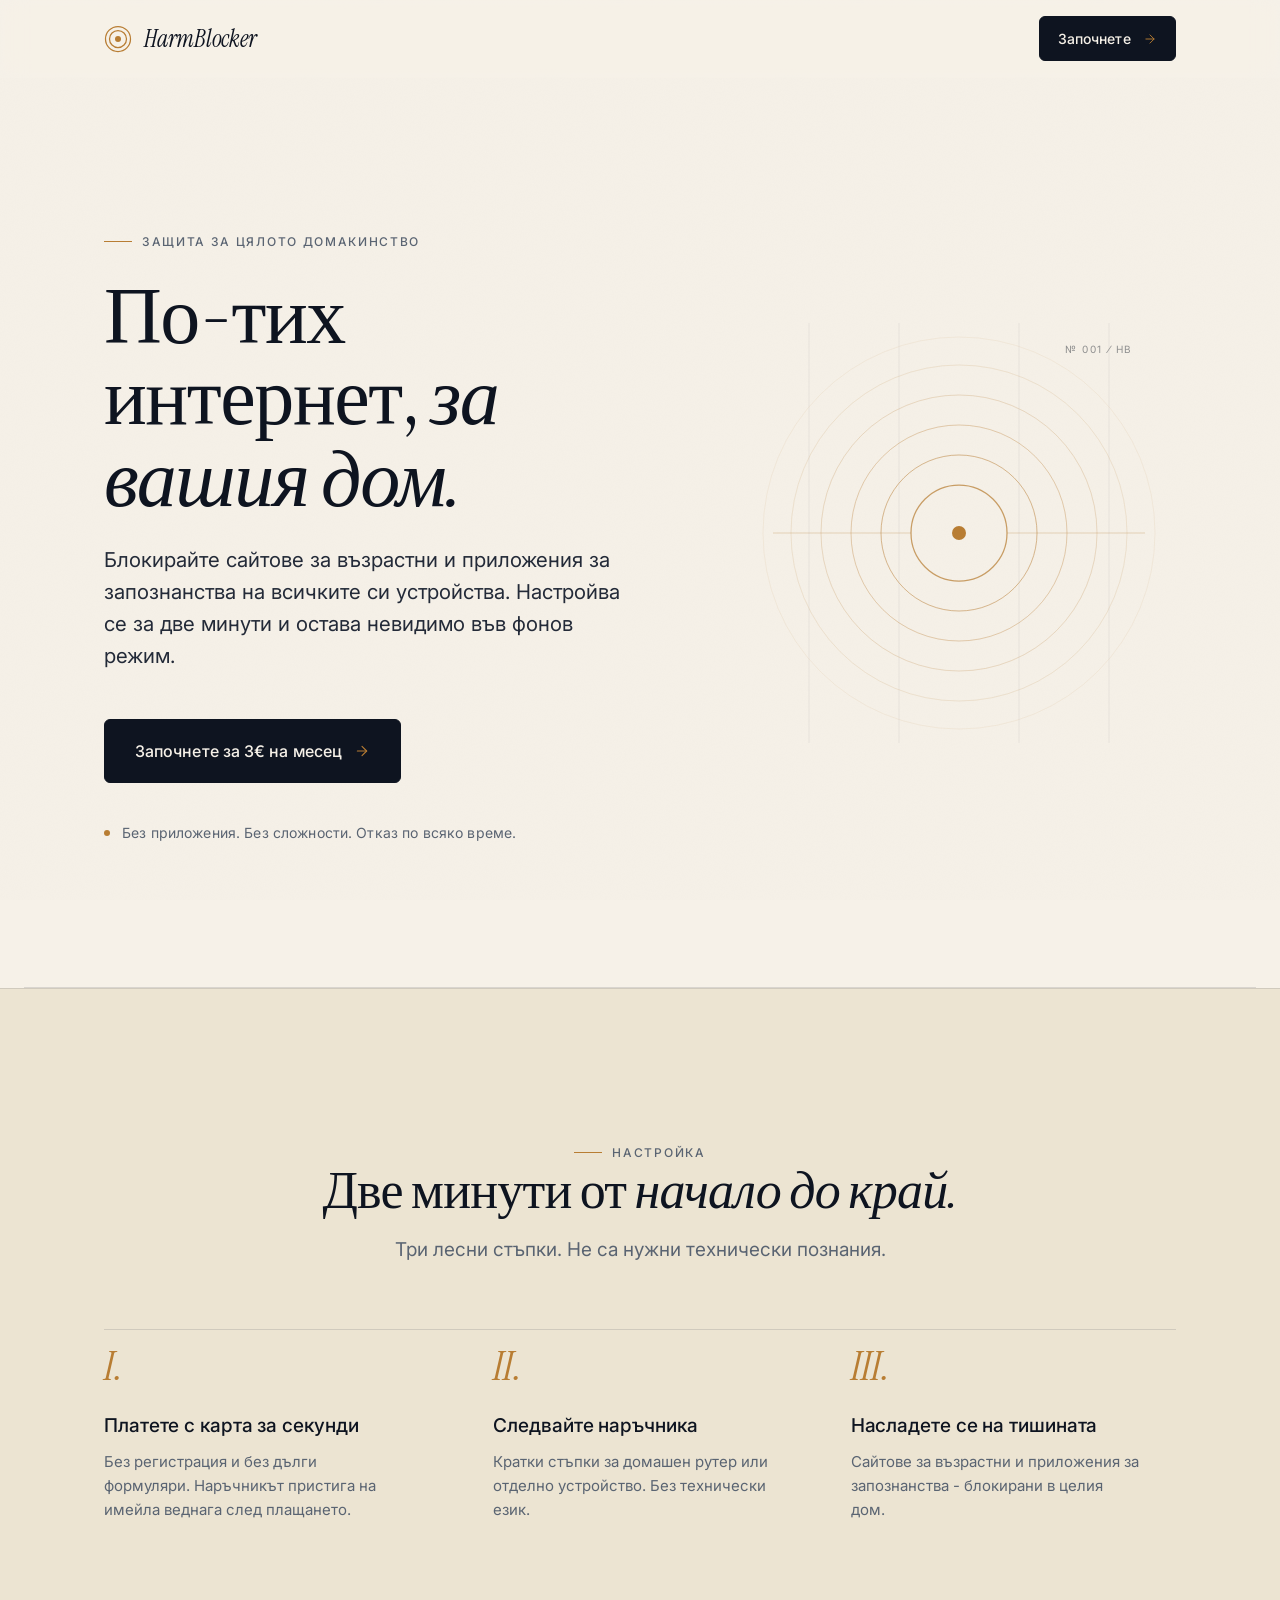
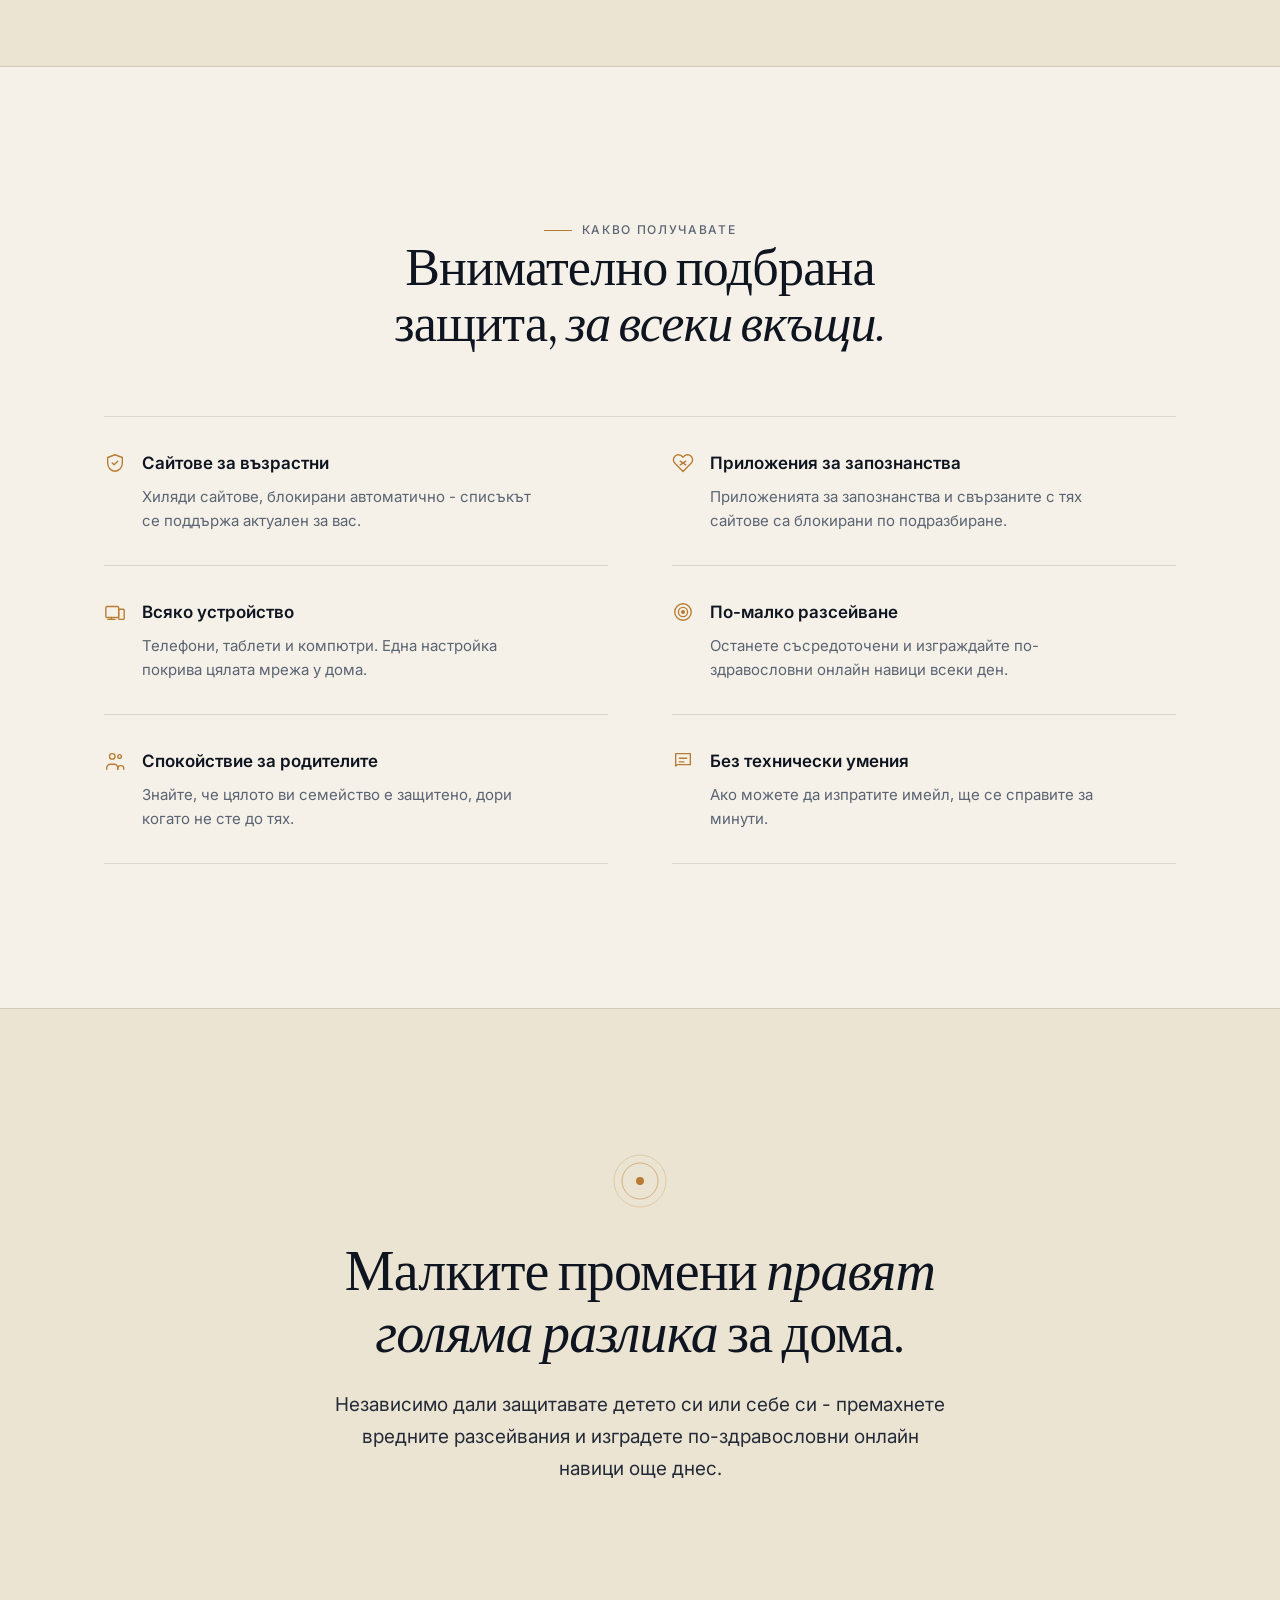
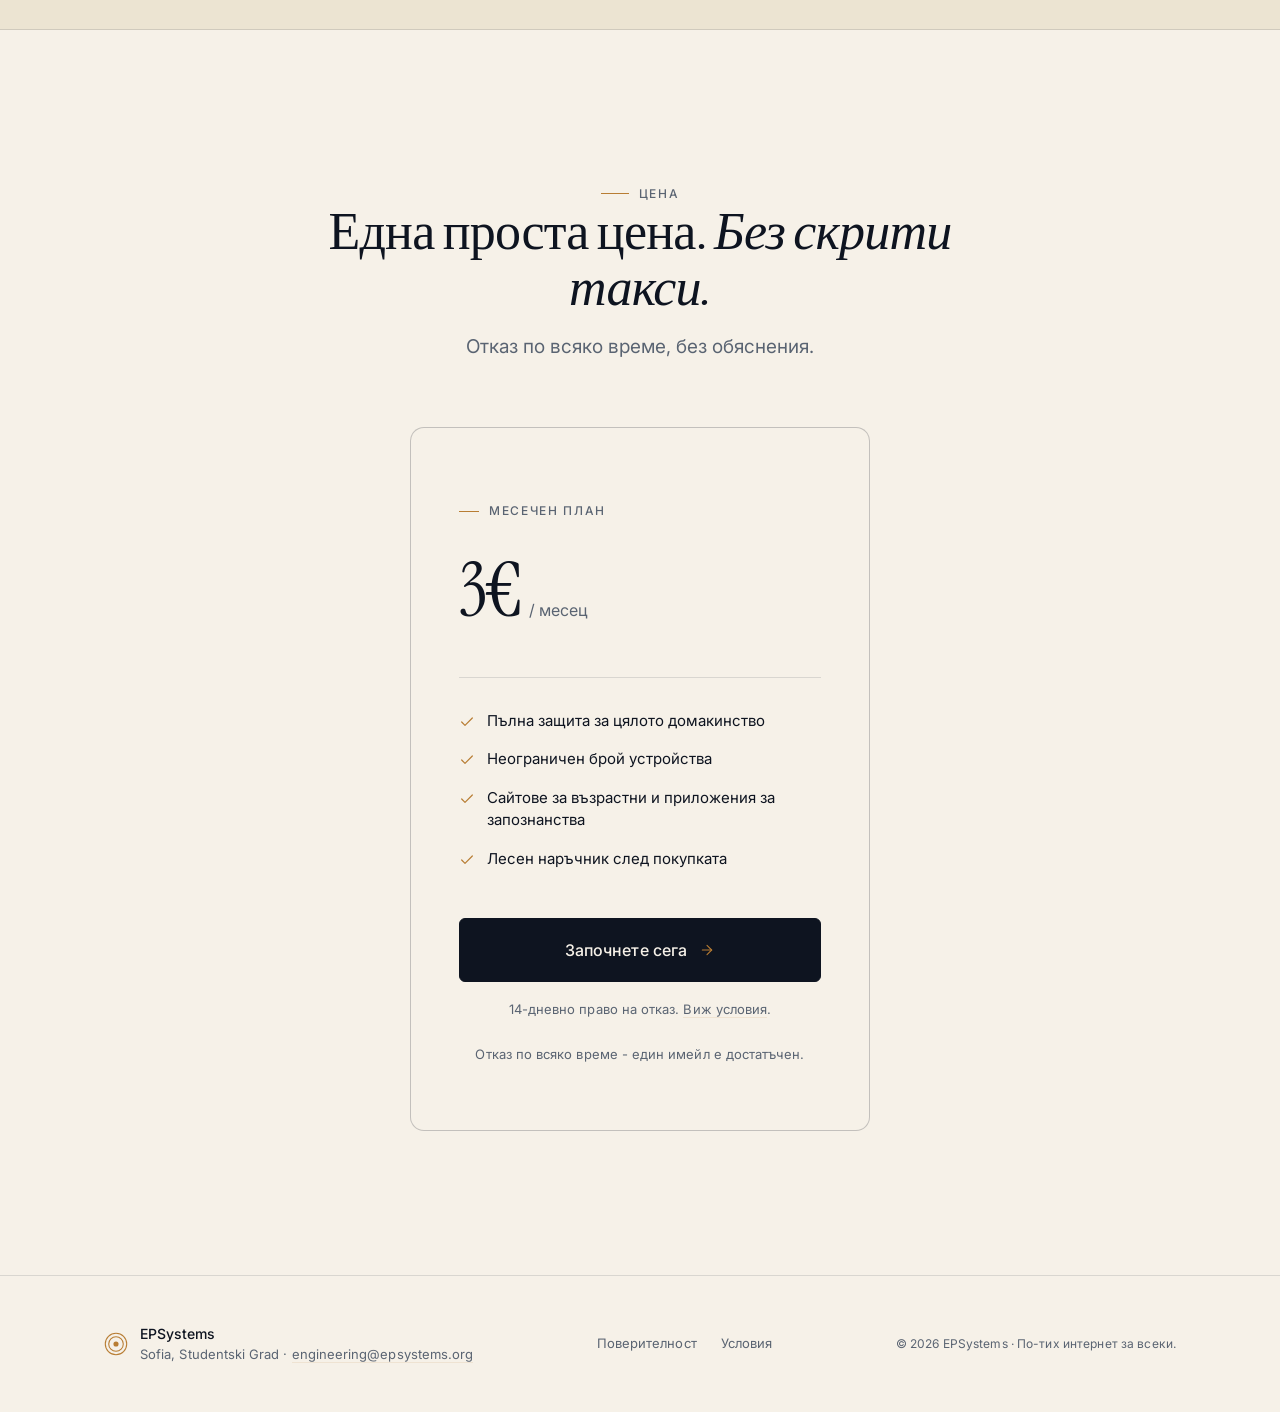
<file: index.html>
<!doctype html>
<html lang="bg">
  <head>
    <meta charset="UTF-8" />
    <meta name="viewport" content="width=device-width, initial-scale=1.0" />
    <title>HarmBlocker - По-тих интернет за вашия дом</title>
    <meta
      name="description"
      content="Блокирайте сайтове за възрастни и приложения за запознанства на всичките си устройства. Просто, поверително и ефективно. 3€ на месец. Без приложения. Отказ по всяко време."
    />
    <meta name="theme-color" content="#f6f1e8" />

    <!-- Canonical + favicon -->
    <link rel="canonical" href="https://harmblocker.bg/" />
    <link rel="icon" type="image/svg+xml" href="/favicon.svg" />

    <!-- OpenGraph -->
    <meta property="og:type" content="website" />
    <meta property="og:site_name" content="HarmBlocker" />
    <meta property="og:locale" content="bg_BG" />
    <meta
      property="og:title"
      content="HarmBlocker - По-тих интернет за вашия дом"
    />
    <meta
      property="og:description"
      content="Блокирайте сайтове за възрастни и приложения за запознанства на всичките си устройства. Просто, поверително и ефективно. 3€ на месец."
    />
    <meta property="og:url" content="https://harmblocker.bg/" />
    <meta property="og:image" content="https://harmblocker.bg/og-image.svg" />

    <!-- Twitter (inherits og:title / og:description / og:image) -->
    <meta name="twitter:card" content="summary_large_image" />

    <link rel="preconnect" href="https://fonts.googleapis.com" />
    <link rel="preconnect" href="https://fonts.gstatic.com" crossorigin />
    <link
      href="https://fonts.googleapis.com/css2?family=Inter:wght@400;500;600&family=Instrument+Serif:ital@0;1&display=swap"
      rel="stylesheet"
    />

    <!-- SWAP: replace __ANALYTICS_SITE_ID__ with your Plausible site ID (usually your domain).
         Create a free account at https://plausible.io; add site "harmblocker.bg" (or your domain).
         tagged-events script allows CTA click tracking via `class="plausible-event-name=..."`. -->
    <script
      defer
      data-domain="__ANALYTICS_SITE_ID__"
      src="https://plausible.io/js/script.tagged-events.js"
    ></script>

    <link rel="stylesheet" href="styles.css" />
  </head>
  <body>
    <!-- ============ NAV ============ -->
    <header class="nav" id="siteNav">
      <div class="container nav__inner">
        <a href="#top" class="brand" aria-label="Начало на HarmBlocker">
          <span class="brand__mark" aria-hidden="true">
            <!-- Signet: concentric rings, thin strokes - echoes hero motif -->
            <svg
              viewBox="0 0 28 28"
              fill="none"
              stroke="currentColor"
              stroke-width="1.25"
            >
              <circle cx="14" cy="14" r="12.5" />
              <circle cx="14" cy="14" r="8.5" />
              <circle cx="14" cy="14" r="3" fill="currentColor" stroke="none" />
            </svg>
          </span>
          <span class="brand__word">HarmBlocker</span>
        </a>
        <a href="#pricing" class="btn btn--primary nav__cta">
          Започнете
          <svg
            class="btn__arrow"
            viewBox="0 0 24 24"
            fill="none"
            stroke="currentColor"
            stroke-width="1.6"
            stroke-linecap="round"
            stroke-linejoin="round"
            aria-hidden="true"
            style="width: 14px; height: 14px"
          >
            <path d="M5 12h14" />
            <path d="m12 5 7 7-7 7" />
          </svg>
        </a>
      </div>
    </header>

    <main id="top">
      <!-- ============ HERO ============ -->
      <section class="hero">
        <div class="container">
          <div class="hero__grid">
            <div class="hero__text reveal">
              <span class="eyebrow hero__eyebrow">
                Защита за цялото домакинство
              </span>

              <h1 class="h1 hero__headline">
                По-тих интернет, <span class="serif-italic">за вашия дом.</span>
              </h1>

              <p class="lead hero__sub">
                Блокирайте сайтове за възрастни и приложения за запознанства на
                всичките си устройства. Настройва се за две минути и остава
                невидимо във фонов режим.
              </p>

              <div class="hero__cta">
                <!-- SWAP: replace __STRIPE_CHECKOUT_URL__ with your live Stripe Checkout URL.
                     Configure success URL → https://harmblocker.bg/success?session_id={CHECKOUT_SESSION_ID}
                     Configure cancel URL  → https://harmblocker.bg/#pricing
                     Product: 3€/mo EUR recurring subscription -->
                <a
                  href="__STRIPE_CHECKOUT_URL__"
                  class="btn btn--primary btn--large plausible-event-name=CTA+Click plausible-event-position=hero"
                  data-cta="hero"
                >
                  Започнете за 3€ на месец
                  <svg
                    class="btn__arrow"
                    viewBox="0 0 24 24"
                    fill="none"
                    stroke="currentColor"
                    stroke-width="1.6"
                    stroke-linecap="round"
                    stroke-linejoin="round"
                    aria-hidden="true"
                    style="width: 16px; height: 16px"
                  >
                    <path d="M5 12h14" />
                    <path d="m12 5 7 7-7 7" />
                  </svg>
                </a>
              </div>

              <p class="hero__trust">
                Без приложения. Без сложности. Отказ по всяко време.
              </p>
            </div>

            <div class="hero__art reveal" aria-hidden="true">
              <!-- Signet motif - concentric rings radiating, on editorial column grid -->
              <svg
                viewBox="0 0 420 420"
                xmlns="http://www.w3.org/2000/svg"
                fill="none"
              >
                <!-- Thin editorial column grid (very faint) -->
                <g stroke="rgba(14,20,32,0.06)" stroke-width="1">
                  <line x1="60" y1="0" x2="60" y2="420" />
                  <line x1="150" y1="0" x2="150" y2="420" />
                  <line x1="270" y1="0" x2="270" y2="420" />
                  <line x1="360" y1="0" x2="360" y2="420" />
                </g>

                <!-- Signet: concentric rings, thin strokes, amber -->
                <g stroke="currentColor" stroke-width="1" fill="none">
                  <circle cx="210" cy="210" r="196" opacity="0.08" />
                  <circle cx="210" cy="210" r="168" opacity="0.14" />
                  <circle cx="210" cy="210" r="138" opacity="0.22" />
                  <circle cx="210" cy="210" r="108" opacity="0.34" />
                  <circle cx="210" cy="210" r="78" opacity="0.5" />
                  <circle
                    cx="210"
                    cy="210"
                    r="48"
                    opacity="0.72"
                    stroke-width="1.25"
                  />
                </g>

                <!-- Inner mark: small solid dot + thin horizontal horizon -->
                <g>
                  <circle cx="210" cy="210" r="7" fill="currentColor" />
                  <line
                    x1="24"
                    y1="210"
                    x2="162"
                    y2="210"
                    stroke="currentColor"
                    stroke-width="1"
                    opacity="0.28"
                  />
                  <line
                    x1="258"
                    y1="210"
                    x2="396"
                    y2="210"
                    stroke="currentColor"
                    stroke-width="1"
                    opacity="0.28"
                  />
                </g>

                <!-- Editorial serial number, top right -->
                <g>
                  <text
                    x="384"
                    y="30"
                    text-anchor="end"
                    fill="rgba(14,20,32,0.44)"
                    font-family="Inter, sans-serif"
                    font-size="10"
                    letter-spacing="1.6"
                  >
                    №&#160;001&#160;⁄&#160;HB
                  </text>
                </g>
              </svg>
            </div>
          </div>
        </div>
      </section>

      <!-- ============ HOW IT WORKS ============ -->
      <section class="section section--surface" id="how">
        <div class="container">
          <div class="section-head reveal">
            <span class="eyebrow eyebrow--centered">Настройка</span>
            <h2 class="h2">
              Две минути от <span class="serif-italic">начало до край.</span>
            </h2>
            <p class="lead">
              Три лесни стъпки. Не са нужни технически познания.
            </p>
          </div>

          <ol class="steps">
            <li class="step reveal">
              <span class="step__num">I.</span>
              <h3>Платете с карта за секунди</h3>
              <p>
                Без регистрация и без дълги формуляри. Наръчникът пристига на
                имейла веднага след плащането.
              </p>
            </li>

            <li class="step reveal">
              <span class="step__num">II.</span>
              <h3>Следвайте наръчника</h3>
              <p>
                Кратки стъпки за домашен рутер или отделно устройство. Без
                технически език.
              </p>
            </li>

            <li class="step reveal">
              <span class="step__num">III.</span>
              <h3>Насладете се на тишината</h3>
              <p>
                Сайтове за възрастни и приложения за запознанства - блокирани в
                целия дом.
              </p>
            </li>
          </ol>
        </div>
      </section>

      <!-- ============ BENEFITS ============ -->
      <section class="section" id="benefits">
        <div class="container">
          <div class="section-head reveal">
            <span class="eyebrow eyebrow--centered">Какво получавате</span>
            <h2 class="h2">
              Внимателно подбрана защита,
              <span class="serif-italic">за всеки вкъщи.</span>
            </h2>
          </div>

          <div class="benefits">
            <article class="benefit reveal">
              <span class="benefit__icon" aria-hidden="true">
                <svg
                  viewBox="0 0 24 24"
                  fill="none"
                  stroke="currentColor"
                  stroke-width="1.5"
                  stroke-linecap="round"
                  stroke-linejoin="round"
                >
                  <path
                    d="M12 3 4 6v6c0 5 3.5 8.5 8 9 4.5-.5 8-4 8-9V6l-8-3Z"
                  />
                  <path d="m9 12 2 2 4-4" />
                </svg>
              </span>
              <div class="benefit__body">
                <h3>Сайтове за възрастни</h3>
                <p>
                  Хиляди сайтове, блокирани автоматично - списъкът се поддържа
                  актуален за вас.
                </p>
              </div>
            </article>

            <article class="benefit reveal">
              <span class="benefit__icon" aria-hidden="true">
                <svg
                  viewBox="0 0 24 24"
                  fill="none"
                  stroke="currentColor"
                  stroke-width="1.5"
                  stroke-linecap="round"
                  stroke-linejoin="round"
                >
                  <path
                    d="M20.84 4.61a5.5 5.5 0 0 0-7.78 0L12 5.67l-1.06-1.06a5.5 5.5 0 0 0-7.78 7.78l1.06 1.06L12 21.23l7.78-7.78 1.06-1.06a5.5 5.5 0 0 0 0-7.78Z"
                  />
                  <path d="m9 10 6 4" />
                  <path d="m15 10-6 4" />
                </svg>
              </span>
              <div class="benefit__body">
                <h3>Приложения за запознанства</h3>
                <p>
                  Приложенията за запознанства и свързаните с тях сайтове са
                  блокирани по подразбиране.
                </p>
              </div>
            </article>

            <article class="benefit reveal">
              <span class="benefit__icon" aria-hidden="true">
                <svg
                  viewBox="0 0 24 24"
                  fill="none"
                  stroke="currentColor"
                  stroke-width="1.5"
                  stroke-linecap="round"
                  stroke-linejoin="round"
                >
                  <rect x="2" y="6" width="14" height="12" rx="1.5" />
                  <rect x="16" y="9" width="6" height="11" rx="1" />
                  <path d="M8 18v2" />
                  <path d="M4 20h8" />
                </svg>
              </span>
              <div class="benefit__body">
                <h3>Всяко устройство</h3>
                <p>
                  Телефони, таблети и компютри. Една настройка покрива цялата
                  мрежа у дома.
                </p>
              </div>
            </article>

            <article class="benefit reveal">
              <span class="benefit__icon" aria-hidden="true">
                <svg
                  viewBox="0 0 24 24"
                  fill="none"
                  stroke="currentColor"
                  stroke-width="1.5"
                  stroke-linecap="round"
                  stroke-linejoin="round"
                >
                  <circle cx="12" cy="12" r="9" />
                  <circle cx="12" cy="12" r="5" />
                  <circle cx="12" cy="12" r="1.5" fill="currentColor" />
                </svg>
              </span>
              <div class="benefit__body">
                <h3>По-малко разсейване</h3>
                <p>
                  Останете съсредоточени и изграждайте по-здравословни онлайн
                  навици всеки ден.
                </p>
              </div>
            </article>

            <article class="benefit reveal">
              <span class="benefit__icon" aria-hidden="true">
                <svg
                  viewBox="0 0 24 24"
                  fill="none"
                  stroke="currentColor"
                  stroke-width="1.5"
                  stroke-linecap="round"
                  stroke-linejoin="round"
                >
                  <circle cx="9" cy="7" r="3" />
                  <circle cx="17" cy="7" r="2" />
                  <path d="M3 21v-1.5a4 4 0 0 1 4-4h4a4 4 0 0 1 4 4V21" />
                  <path d="M15 21v-1a3 3 0 0 1 3-3h.5a3 3 0 0 1 3 3V21" />
                </svg>
              </span>
              <div class="benefit__body">
                <h3>Спокойствие за родителите</h3>
                <p>
                  Знайте, че цялото ви семейство е защитено, дори когато не сте
                  до тях.
                </p>
              </div>
            </article>

            <article class="benefit reveal">
              <span class="benefit__icon" aria-hidden="true">
                <svg
                  viewBox="0 0 24 24"
                  fill="none"
                  stroke="currentColor"
                  stroke-width="1.5"
                  stroke-linecap="round"
                  stroke-linejoin="round"
                >
                  <path d="M4 4h16v12H5.5L4 17.5Z" />
                  <path d="M8 9h8" />
                  <path d="M8 13h5" />
                </svg>
              </span>
              <div class="benefit__body">
                <h3>Без технически умения</h3>
                <p>Ако можете да изпратите имейл, ще се справите за минути.</p>
              </div>
            </article>
          </div>
        </div>
      </section>

      <!-- ============ EMOTIONAL ============ -->
      <section class="section section--surface emotional">
        <div class="container emotional__inner reveal">
          <svg
            class="emotional__mark"
            viewBox="0 0 56 56"
            fill="none"
            stroke="currentColor"
            stroke-width="1"
            aria-hidden="true"
          >
            <circle cx="28" cy="28" r="26" opacity="0.25" />
            <circle cx="28" cy="28" r="18" opacity="0.5" />
            <circle cx="28" cy="28" r="4" fill="currentColor" stroke="none" />
          </svg>
          <h2 class="h2">
            Малките промени
            <span class="serif-italic">правят голяма разлика</span> за дома.
          </h2>
          <p>
            Независимо дали защитавате детето си или себе си - премахнете
            вредните разсейвания и изградете по-здравословни онлайн навици още
            днес.
          </p>
        </div>
      </section>

      <!-- ============ PRICING ============ -->
      <section class="section" id="pricing">
        <div class="container">
          <div class="section-head reveal">
            <span class="eyebrow eyebrow--centered">Цена</span>
            <h2 class="h2">
              Една проста цена.
              <span class="serif-italic">Без скрити такси.</span>
            </h2>
            <p class="lead">Отказ по всяко време, без обяснения.</p>
          </div>

          <div class="price-wrap reveal">
            <div class="price-card">
              <div class="price-card__label">Месечен план</div>

              <div class="price-card__price">
                <span class="price-card__amount">3€</span>
                <span class="price-card__period">/ месец</span>
              </div>

              <div class="price-card__divider"></div>

              <ul class="price-card__features">
                <li>
                  <svg
                    viewBox="0 0 24 24"
                    fill="none"
                    stroke="currentColor"
                    stroke-width="1.8"
                    stroke-linecap="round"
                    stroke-linejoin="round"
                    aria-hidden="true"
                  >
                    <path d="M20 6 9 17l-5-5" />
                  </svg>
                  Пълна защита за цялото домакинство
                </li>
                <li>
                  <svg
                    viewBox="0 0 24 24"
                    fill="none"
                    stroke="currentColor"
                    stroke-width="1.8"
                    stroke-linecap="round"
                    stroke-linejoin="round"
                    aria-hidden="true"
                  >
                    <path d="M20 6 9 17l-5-5" />
                  </svg>
                  Неограничен брой устройства
                </li>
                <li>
                  <svg
                    viewBox="0 0 24 24"
                    fill="none"
                    stroke="currentColor"
                    stroke-width="1.8"
                    stroke-linecap="round"
                    stroke-linejoin="round"
                    aria-hidden="true"
                  >
                    <path d="M20 6 9 17l-5-5" />
                  </svg>
                  Сайтове за възрастни и приложения за запознанства
                </li>
                <li>
                  <svg
                    viewBox="0 0 24 24"
                    fill="none"
                    stroke="currentColor"
                    stroke-width="1.8"
                    stroke-linecap="round"
                    stroke-linejoin="round"
                    aria-hidden="true"
                  >
                    <path d="M20 6 9 17l-5-5" />
                  </svg>
                  Лесен наръчник след покупката
                </li>
              </ul>

              <!-- SWAP: replace __STRIPE_CHECKOUT_URL__ with your live Stripe Checkout URL.
                   Configure success URL → https://harmblocker.bg/success?session_id={CHECKOUT_SESSION_ID}
                   Configure cancel URL  → https://harmblocker.bg/#pricing
                   Product: 3€/mo EUR recurring subscription -->
              <a
                href="__STRIPE_CHECKOUT_URL__"
                class="btn btn--primary btn--large plausible-event-name=CTA+Click plausible-event-position=pricing"
                data-cta="pricing"
              >
                Започнете сега
                <svg
                  class="btn__arrow"
                  viewBox="0 0 24 24"
                  fill="none"
                  stroke="currentColor"
                  stroke-width="1.6"
                  stroke-linecap="round"
                  stroke-linejoin="round"
                  aria-hidden="true"
                  style="width: 16px; height: 16px"
                >
                  <path d="M5 12h14" />
                  <path d="m12 5 7 7-7 7" />
                </svg>
              </a>

              <p class="price-note">
                14-дневно право на отказ.
                <a href="/terms#отказ">Виж условия</a>.
              </p>

              <p class="price-card__small">
                Отказ по всяко време - един имейл е достатъчен.
              </p>
            </div>
          </div>
        </div>
      </section>
    </main>

    <!-- ============ FOOTER ============ -->
    <footer class="footer">
      <div class="container footer__inner">
        <div class="footer__brand">
          <span class="brand__mark" aria-hidden="true">
            <svg
              viewBox="0 0 28 28"
              fill="none"
              stroke="currentColor"
              stroke-width="1.25"
            >
              <circle cx="14" cy="14" r="12.5" />
              <circle cx="14" cy="14" r="8.5" />
              <circle cx="14" cy="14" r="3" fill="currentColor" stroke="none" />
            </svg>
          </span>
          <div class="footer__entity">
            <div class="footer__entity-name">EPSystems</div>
            <div class="footer__entity-meta">
              Sofia, Studentski Grad ·
              <a href="mailto:engineering@epsystems.org">engineering@epsystems.org</a>
            </div>
          </div>
        </div>
        <nav class="footer__links" aria-label="Долен колонтитул">
          <a href="/privacy">Поверителност</a>
          <a href="/terms">Условия</a>
        </nav>
        <div class="footer__copy">
          © <span id="year">2026</span> EPSystems · По-тих интернет за
          всеки.
        </div>
      </div>
    </footer>

    <script src="script.js" defer></script>
  </body>
</html>
</file>
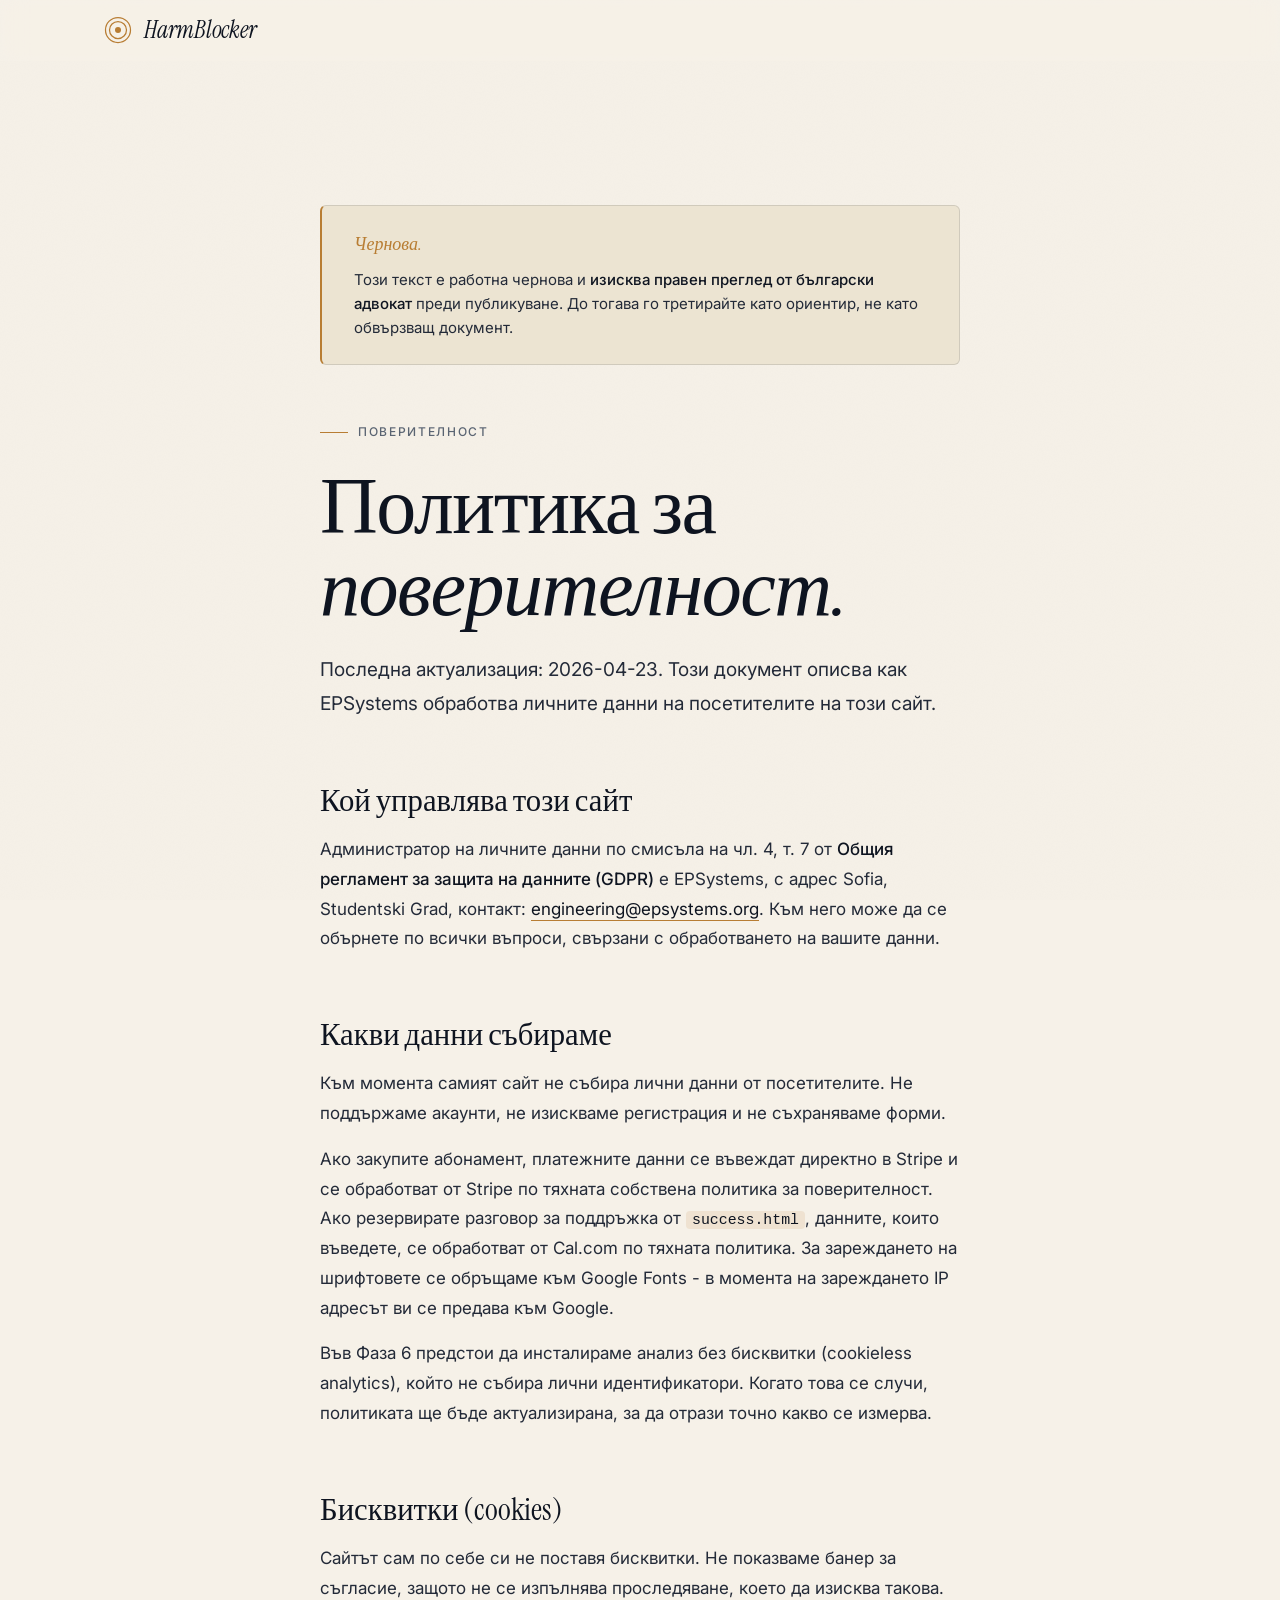
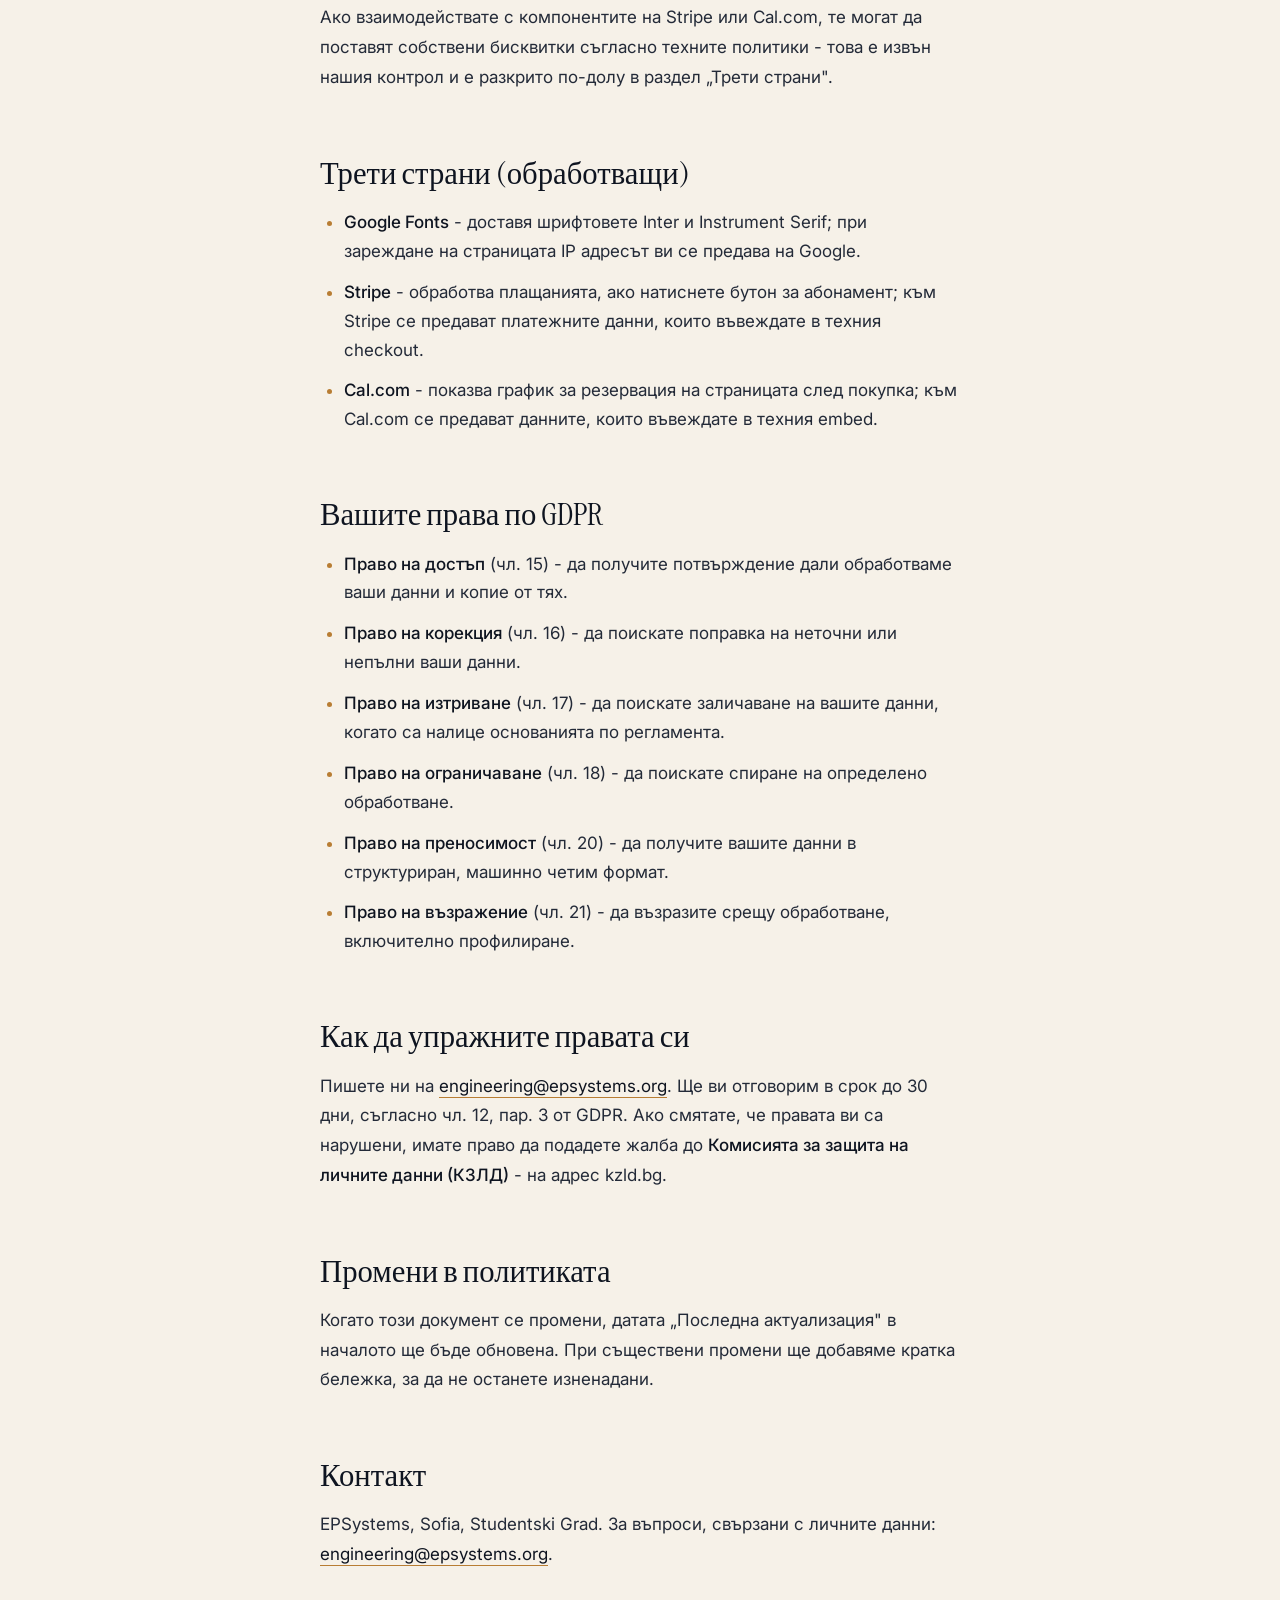
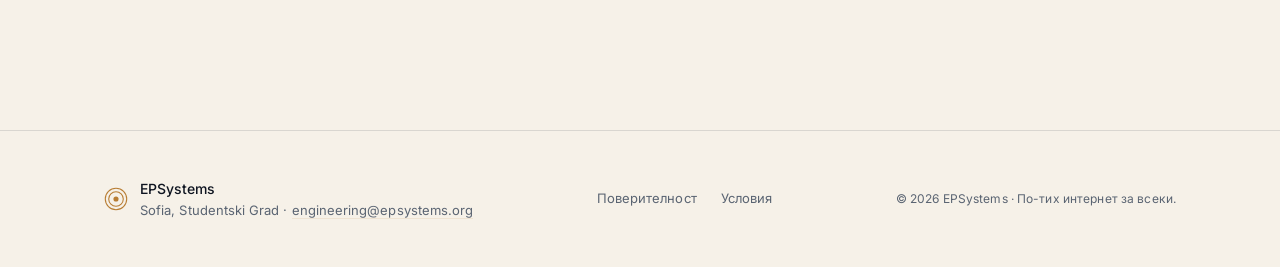
<file: privacy.html>
<!doctype html>
<html lang="bg">
  <head>
    <meta charset="UTF-8" />
    <meta name="viewport" content="width=device-width, initial-scale=1.0" />
    <title>Политика за поверителност - HarmBlocker</title>
    <meta
      name="description"
      content="Как HarmBlocker обработва личните данни на посетителите на сайта - прозрачно, плейнспоукън, в съответствие с GDPR."
    />
    <meta name="theme-color" content="#f6f1e8" />

    <!-- Canonical + favicon -->
    <link rel="canonical" href="https://harmblocker.bg/privacy" />
    <link rel="icon" type="image/svg+xml" href="/favicon.svg" />

    <!-- OpenGraph -->
    <meta property="og:type" content="article" />
    <meta property="og:site_name" content="HarmBlocker" />
    <meta property="og:locale" content="bg_BG" />
    <meta
      property="og:title"
      content="Политика за поверителност - HarmBlocker"
    />
    <meta
      property="og:description"
      content="Как HarmBlocker обработва личните данни на посетителите на сайта - прозрачно, в съответствие с GDPR."
    />
    <meta property="og:url" content="https://harmblocker.bg/privacy" />
    <meta property="og:image" content="https://harmblocker.bg/og-image.svg" />

    <!-- Twitter -->
    <meta name="twitter:card" content="summary_large_image" />

    <!-- Robots: draft - don't index until lawyer review -->
    <meta name="robots" content="noindex,nofollow" />

    <link rel="preconnect" href="https://fonts.googleapis.com" />
    <link rel="preconnect" href="https://fonts.gstatic.com" crossorigin />
    <link
      href="https://fonts.googleapis.com/css2?family=Inter:wght@400;500;600&family=Instrument+Serif:ital@0;1&display=swap"
      rel="stylesheet"
    />

    <link rel="stylesheet" href="styles.css" />
  </head>
  <body>
    <!-- LAWYER REVIEW REQUIRED BEFORE LAUNCH -->

    <!-- ============ NAV ============ -->
    <header class="nav" id="siteNav">
      <div class="container nav__inner">
        <a href="index.html" class="brand" aria-label="Начало на HarmBlocker">
          <span class="brand__mark" aria-hidden="true">
            <svg
              viewBox="0 0 28 28"
              fill="none"
              stroke="currentColor"
              stroke-width="1.25"
            >
              <circle cx="14" cy="14" r="12.5" />
              <circle cx="14" cy="14" r="8.5" />
              <circle cx="14" cy="14" r="3" fill="currentColor" stroke="none" />
            </svg>
          </span>
          <span class="brand__word">HarmBlocker</span>
        </a>
      </div>
    </header>

    <main>
      <section class="section">
        <div class="container">
          <aside class="legal-banner" role="note">
            <span class="legal-banner__label"
              ><span class="serif-italic">Чернова.</span></span
            >
            <p>
              Този текст е работна чернова и
              <strong>изисква правен преглед от български адвокат</strong> преди
              публикуване. До тогава го третирайте като ориентир, не като
              обвързващ документ.
            </p>
          </aside>

          <article class="legal prose">
            <header class="legal__head">
              <span class="eyebrow">Поверителност</span>
              <h1 class="h1 legal__title">
                Политика за <span class="serif-italic">поверителност.</span>
              </h1>
              <p class="lead">
                Последна актуализация: 2026-04-23. Този документ описва как
                EPSystems обработва личните данни на посетителите на този
                сайт.
              </p>
            </header>

            <h2>Кой управлява този сайт</h2>
            <p>
              Администратор на личните данни по смисъла на чл. 4, т. 7 от
              <strong>Общия регламент за защита на данните (GDPR)</strong> е
              EPSystems, с адрес Sofia, Studentski Grad, контакт:
              <a href="mailto:engineering@epsystems.org">engineering@epsystems.org</a>. Към него
              може да се обърнете по всички въпроси, свързани с обработването на
              вашите данни.
            </p>

            <h2>Какви данни събираме</h2>
            <p>
              Към момента самият сайт не събира лични данни от посетителите. Не
              поддържаме акаунти, не изискваме регистрация и не съхраняваме
              форми.
            </p>
            <p>
              Ако закупите абонамент, платежните данни се въвеждат директно в
              Stripe и се обработват от Stripe по тяхната собствена политика за
              поверителност. Ако резервирате разговор за поддръжка от
              <code>success.html</code>, данните, които въведете, се обработват
              от Cal.com по тяхната политика. За зареждането на шрифтовете се
              обръщаме към Google Fonts - в момента на зареждането IP адресът ви
              се предава към Google.
            </p>
            <p>
              Във Фаза 6 предстои да инсталираме анализ без бисквитки
              (cookieless analytics), който не събира лични идентификатори.
              Когато това се случи, политиката ще бъде актуализирана, за да
              отрази точно какво се измерва.
            </p>

            <h2>Бисквитки (cookies)</h2>
            <p>
              Сайтът сам по себе си не поставя бисквитки. Не показваме банер за
              съгласие, защото не се изпълнява проследяване, което да изисква
              такова. Ако взаимодействате с компонентите на Stripe или Cal.com,
              те могат да поставят собствени бисквитки съгласно техните политики
              - това е извън нашия контрол и е разкрито по-долу в раздел „Трети
              страни".
            </p>

            <h2>Трети страни (обработващи)</h2>
            <ul>
              <li>
                <strong>Google Fonts</strong> - доставя шрифтовете Inter и
                Instrument Serif; при зареждане на страницата IP адресът ви се
                предава на Google.
              </li>
              <li>
                <strong>Stripe</strong> - обработва плащанията, ако натиснете
                бутон за абонамент; към Stripe се предават платежните данни,
                които въвеждате в техния checkout.
              </li>
              <li>
                <strong>Cal.com</strong> - показва график за резервация на
                страницата след покупка; към Cal.com се предават данните, които
                въвеждате в техния embed.
              </li>
            </ul>

            <h2>Вашите права по GDPR</h2>
            <ul>
              <li>
                <strong>Право на достъп</strong> (чл. 15) - да получите
                потвърждение дали обработваме ваши данни и копие от тях.
              </li>
              <li>
                <strong>Право на корекция</strong> (чл. 16) - да поискате
                поправка на неточни или непълни ваши данни.
              </li>
              <li>
                <strong>Право на изтриване</strong> (чл. 17) - да поискате
                заличаване на вашите данни, когато са налице основанията по
                регламента.
              </li>
              <li>
                <strong>Право на ограничаване</strong> (чл. 18) - да поискате
                спиране на определено обработване.
              </li>
              <li>
                <strong>Право на преносимост</strong> (чл. 20) - да получите
                вашите данни в структуриран, машинно четим формат.
              </li>
              <li>
                <strong>Право на възражение</strong> (чл. 21) - да възразите
                срещу обработване, включително профилиране.
              </li>
            </ul>

            <h2>Как да упражните правата си</h2>
            <p>
              Пишете ни на
              <a href="mailto:engineering@epsystems.org">engineering@epsystems.org</a>. Ще ви
              отговорим в срок до 30 дни, съгласно чл. 12, пар. 3 от GDPR. Ако
              смятате, че правата ви са нарушени, имате право да подадете жалба
              до <strong>Комисията за защита на личните данни (КЗЛД)</strong> -
              на адрес kzld.bg.
            </p>

            <h2>Промени в политиката</h2>
            <p>
              Когато този документ се промени, датата „Последна актуализация" в
              началото ще бъде обновена. При съществени промени ще добавяме
              кратка бележка, за да не останете изненадани.
            </p>

            <h2>Контакт</h2>
            <p>
              EPSystems, Sofia, Studentski Grad. За въпроси, свързани с
              личните данни:
              <a href="mailto:engineering@epsystems.org">engineering@epsystems.org</a>.
            </p>
          </article>
        </div>
      </section>
    </main>

    <!-- ============ FOOTER ============ -->
    <footer class="footer">
      <div class="container footer__inner">
        <div class="footer__brand">
          <span class="brand__mark" aria-hidden="true">
            <svg
              viewBox="0 0 28 28"
              fill="none"
              stroke="currentColor"
              stroke-width="1.25"
            >
              <circle cx="14" cy="14" r="12.5" />
              <circle cx="14" cy="14" r="8.5" />
              <circle cx="14" cy="14" r="3" fill="currentColor" stroke="none" />
            </svg>
          </span>
          <div class="footer__entity">
            <div class="footer__entity-name">EPSystems</div>
            <div class="footer__entity-meta">
              Sofia, Studentski Grad ·
              <a href="mailto:engineering@epsystems.org">engineering@epsystems.org</a>
            </div>
          </div>
        </div>
        <nav class="footer__links" aria-label="Долен колонтитул">
          <a href="/privacy">Поверителност</a>
          <a href="/terms">Условия</a>
        </nav>
        <div class="footer__copy">
          © <span id="year">2026</span> EPSystems · По-тих интернет за
          всеки.
        </div>
      </div>
    </footer>

    <script src="script.js" defer></script>
  </body>
</html>
</file>
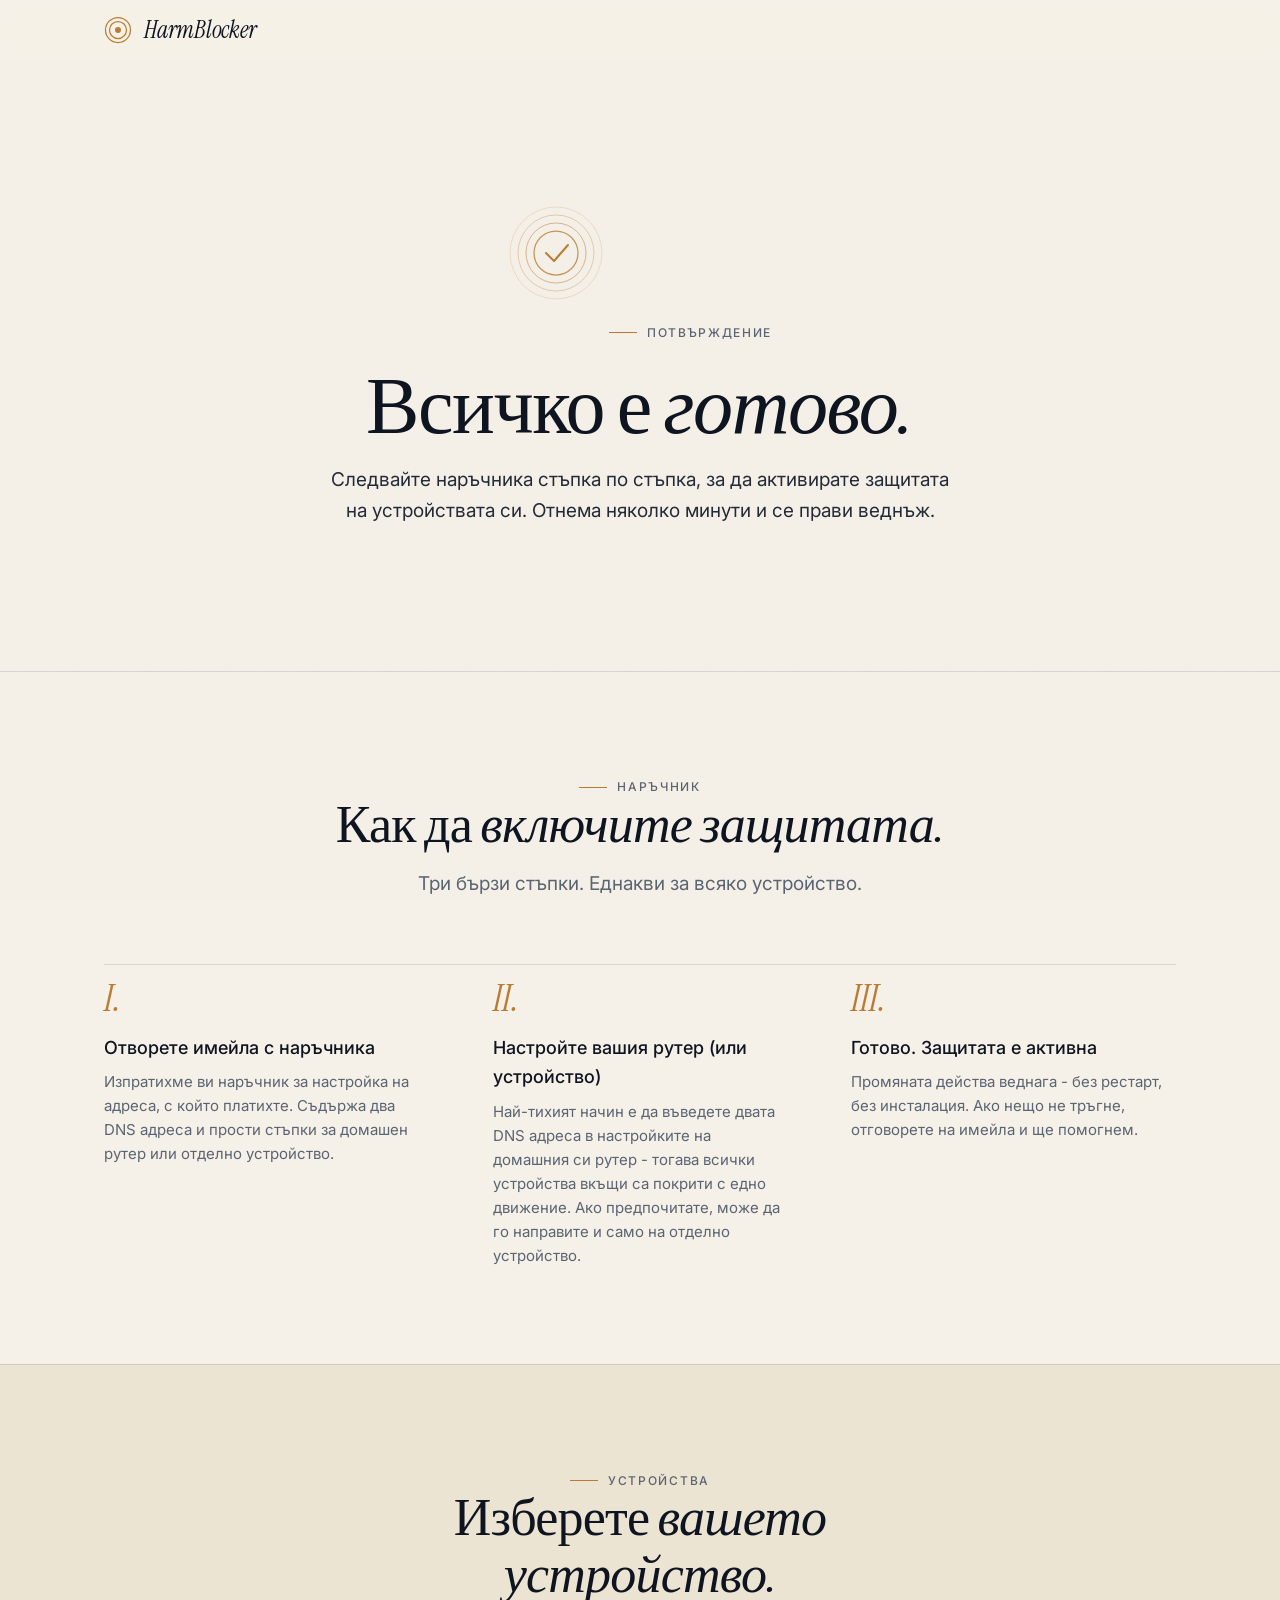
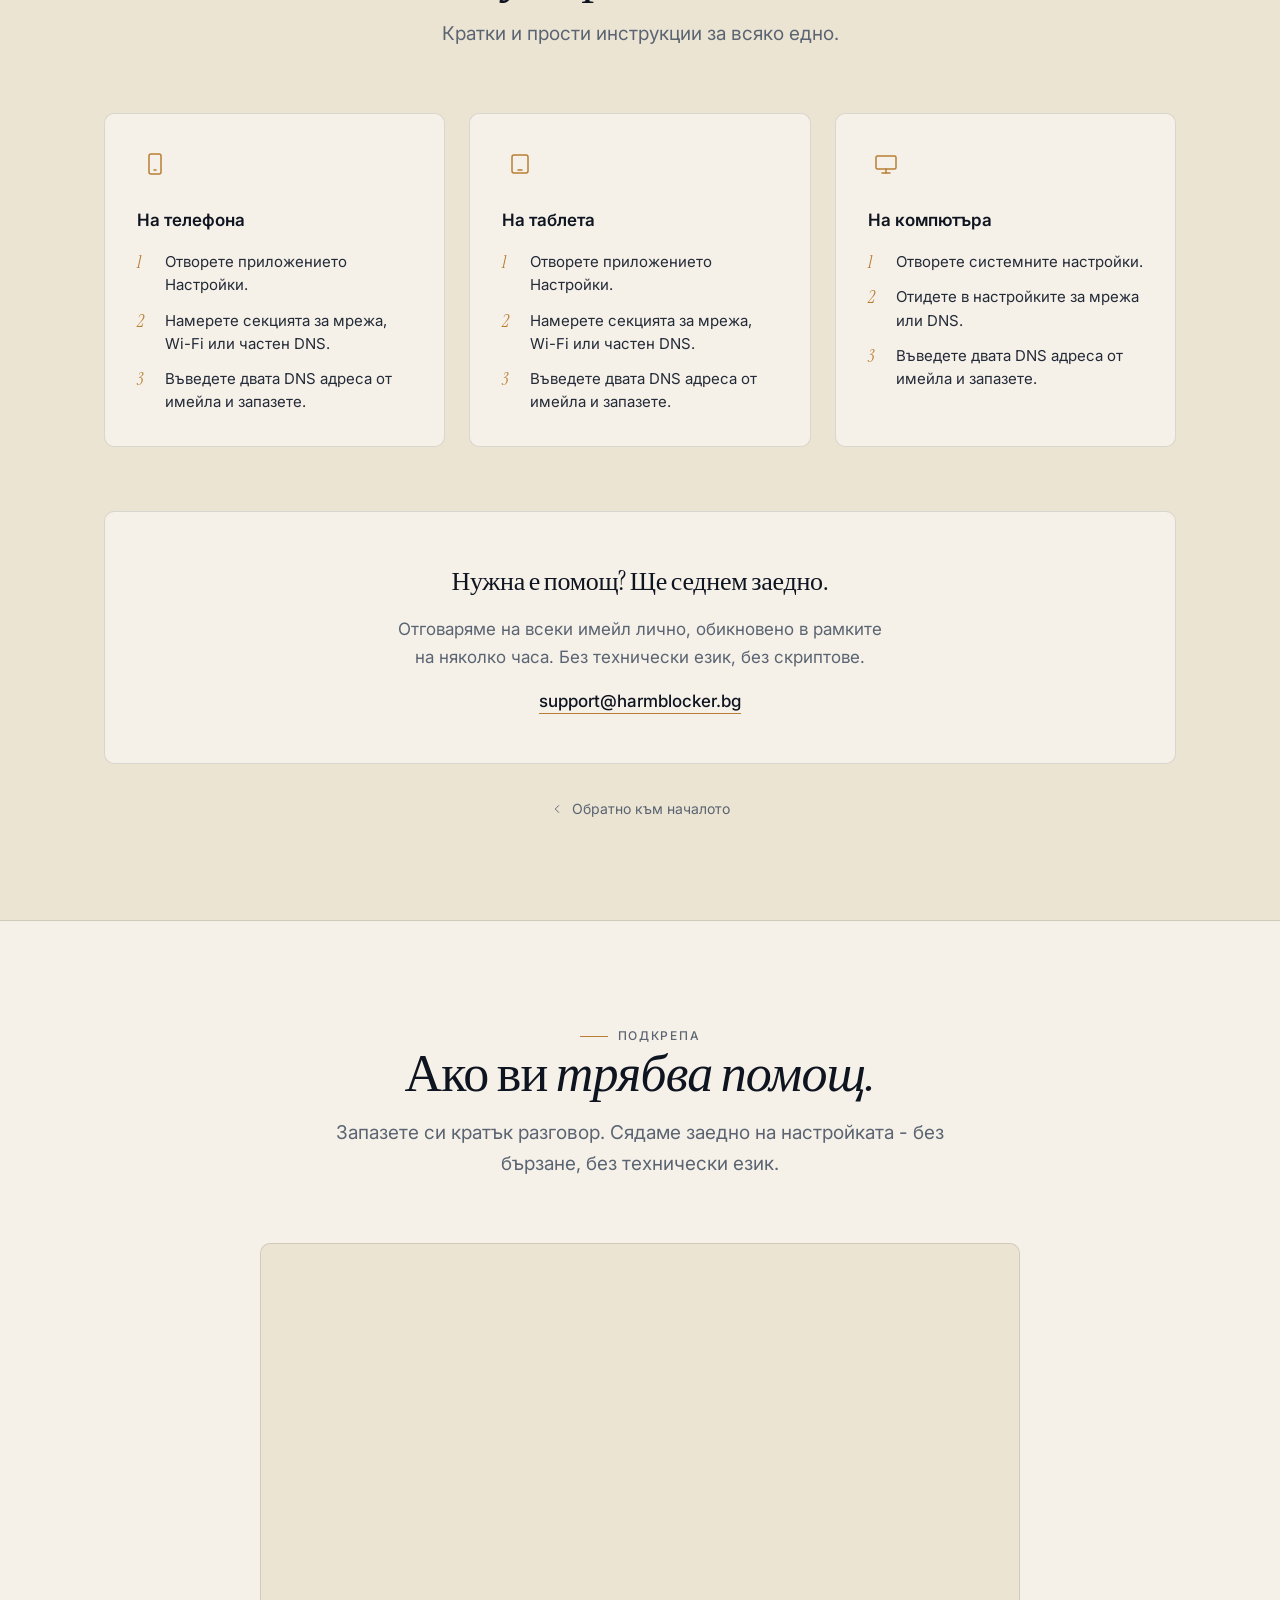
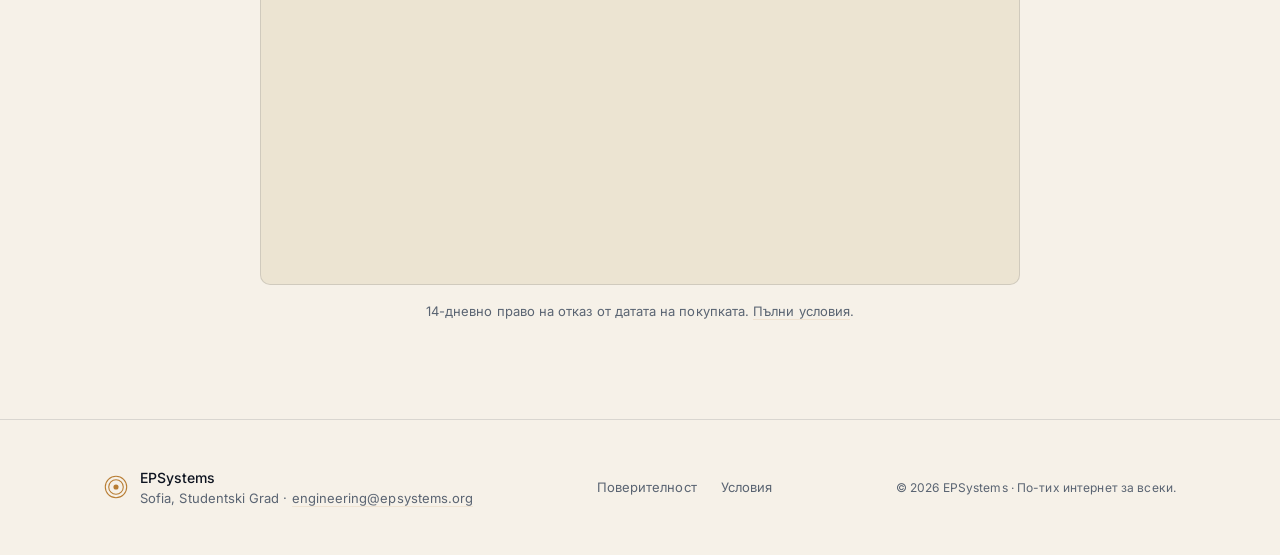
<file: success.html>
<!doctype html>
<html lang="bg">
  <head>
    <meta charset="UTF-8" />
    <meta name="viewport" content="width=device-width, initial-scale=1.0" />
    <title>Всичко е готово - HarmBlocker</title>
    <meta
      name="description"
      content="Благодарим за доверието. В имейла ще намерите наръчника и двата DNS адреса за настройка на вашия рутер или устройство."
    />
    <meta name="theme-color" content="#f6f1e8" />

    <!-- Canonical + favicon -->
    <link rel="canonical" href="https://harmblocker.bg/success" />
    <link rel="icon" type="image/svg+xml" href="/favicon.svg" />

    <!-- OpenGraph -->
    <meta property="og:type" content="website" />
    <meta property="og:site_name" content="HarmBlocker" />
    <meta property="og:locale" content="bg_BG" />
    <meta property="og:title" content="Всичко е готово - HarmBlocker" />
    <meta
      property="og:description"
      content="Благодарим за доверието. В имейла ще намерите наръчника и двата DNS адреса за настройка на вашия рутер или устройство."
    />
    <meta property="og:url" content="https://harmblocker.bg/success" />
    <meta property="og:image" content="https://harmblocker.bg/og-image.svg" />

    <!-- Twitter (inherits og:title / og:description / og:image) -->
    <meta name="twitter:card" content="summary_large_image" />

    <link rel="preconnect" href="https://fonts.googleapis.com" />
    <link rel="preconnect" href="https://fonts.gstatic.com" crossorigin />
    <link
      href="https://fonts.googleapis.com/css2?family=Inter:wght@400;500;600&family=Instrument+Serif:ital@0;1&display=swap"
      rel="stylesheet"
    />

    <!-- SWAP: replace __ANALYTICS_SITE_ID__ with your Plausible site ID (usually your domain).
         Create a free account at https://plausible.io; add site "harmblocker.bg" (or your domain).
         tagged-events script allows CTA click tracking via `class="plausible-event-name=..."`. -->
    <script
      defer
      data-domain="__ANALYTICS_SITE_ID__"
      src="https://plausible.io/js/script.tagged-events.js"
    ></script>

    <link rel="stylesheet" href="styles.css" />
  </head>
  <body>
    <!-- ============ NAV ============ -->
    <header class="nav" id="siteNav">
      <div class="container nav__inner">
        <a href="index.html" class="brand" aria-label="Начало на HarmBlocker">
          <span class="brand__mark" aria-hidden="true">
            <svg
              viewBox="0 0 28 28"
              fill="none"
              stroke="currentColor"
              stroke-width="1.25"
            >
              <circle cx="14" cy="14" r="12.5" />
              <circle cx="14" cy="14" r="8.5" />
              <circle cx="14" cy="14" r="3" fill="currentColor" stroke="none" />
            </svg>
          </span>
          <span class="brand__word">HarmBlocker</span>
        </a>
      </div>
    </header>

    <main>
      <!-- ============ SUCCESS HERO ============ -->
      <section class="success-hero">
        <div class="container">
          <div class="reveal">
            <svg
              class="success-seal"
              viewBox="0 0 96 96"
              fill="none"
              stroke="currentColor"
              aria-hidden="true"
            >
              <!-- Concentric rings - signet mark, matching hero motif -->
              <circle cx="48" cy="48" r="46" stroke-width="1" opacity="0.18" />
              <circle cx="48" cy="48" r="38" stroke-width="1" opacity="0.32" />
              <circle cx="48" cy="48" r="30" stroke-width="1" opacity="0.5" />
              <circle
                cx="48"
                cy="48"
                r="22"
                stroke-width="1.25"
                opacity="0.8"
              />
              <!-- Center check -->
              <path
                d="m38 48 8 8 14-16"
                stroke-width="2"
                stroke-linecap="round"
                stroke-linejoin="round"
              />
            </svg>
            <span class="eyebrow eyebrow--centered">Потвърждение</span>
            <h1 class="h1" style="margin-top: var(--space-5)">
              Всичко е <span class="serif-italic">готово.</span>
            </h1>
            <p>
              Следвайте наръчника стъпка по стъпка, за да активирате защитата на
              устройствата си. Отнема няколко минути и се прави веднъж.
            </p>
          </div>
        </div>
      </section>

      <!-- ============ SETUP STEPS ============ -->
      <section class="section section--tight">
        <div class="container">
          <div class="section-head reveal">
            <span class="eyebrow eyebrow--centered">Наръчник</span>
            <h2 class="h2">
              Как да <span class="serif-italic">включите защитата.</span>
            </h2>
            <p class="lead">Три бързи стъпки. Еднакви за всяко устройство.</p>
          </div>

          <ol class="setup-steps">
            <li class="setup-step reveal">
              <span class="setup-step__badge">I.</span>
              <h3>Отворете имейла с наръчника</h3>
              <p>
                Изпратихме ви наръчник за настройка на адреса, с който платихте.
                Съдържа два DNS адреса и прости стъпки за домашен рутер или
                отделно устройство.
              </p>
            </li>

            <li class="setup-step reveal">
              <span class="setup-step__badge">II.</span>
              <h3>Настройте вашия рутер (или устройство)</h3>
              <p>
                Най-тихият начин е да въведете двата DNS адреса в настройките на
                домашния си рутер - тогава всички устройства вкъщи са покрити с
                едно движение. Ако предпочитате, може да го направите и само на
                отделно устройство.
              </p>
            </li>

            <li class="setup-step reveal">
              <span class="setup-step__badge">III.</span>
              <h3>Готово. Защитата е активна</h3>
              <p>
                Промяната действа веднага - без рестарт, без инсталация. Ако
                нещо не тръгне, отговорете на имейла и ще помогнем.
              </p>
            </li>
          </ol>
        </div>
      </section>

      <!-- ============ DEVICES ============ -->
      <section class="section section--surface section--tight">
        <div class="container">
          <div class="section-head reveal">
            <span class="eyebrow eyebrow--centered">Устройства</span>
            <h2 class="h2">
              Изберете <span class="serif-italic">вашето устройство.</span>
            </h2>
            <p class="lead">Кратки и прости инструкции за всяко едно.</p>
          </div>

          <div class="devices">
            <!-- PHONE -->
            <article class="device reveal">
              <span class="device__icon" aria-hidden="true">
                <svg
                  viewBox="0 0 24 24"
                  fill="none"
                  stroke="currentColor"
                  stroke-width="1.5"
                  stroke-linecap="round"
                  stroke-linejoin="round"
                >
                  <rect x="6" y="2" width="12" height="20" rx="2" />
                  <path d="M11 18h2" />
                </svg>
              </span>
              <h3>На телефона</h3>
              <ol>
                <li>Отворете приложението Настройки.</li>
                <li>Намерете секцията за мрежа, Wi-Fi или частен DNS.</li>
                <li>Въведете двата DNS адреса от имейла и запазете.</li>
              </ol>
            </article>

            <!-- TABLET -->
            <article class="device reveal">
              <span class="device__icon" aria-hidden="true">
                <svg
                  viewBox="0 0 24 24"
                  fill="none"
                  stroke="currentColor"
                  stroke-width="1.5"
                  stroke-linecap="round"
                  stroke-linejoin="round"
                >
                  <rect x="4" y="3" width="16" height="18" rx="2" />
                  <path d="M10 18h4" />
                </svg>
              </span>
              <h3>На таблета</h3>
              <ol>
                <li>Отворете приложението Настройки.</li>
                <li>Намерете секцията за мрежа, Wi-Fi или частен DNS.</li>
                <li>Въведете двата DNS адреса от имейла и запазете.</li>
              </ol>
            </article>

            <!-- COMPUTER -->
            <article class="device reveal">
              <span class="device__icon" aria-hidden="true">
                <svg
                  viewBox="0 0 24 24"
                  fill="none"
                  stroke="currentColor"
                  stroke-width="1.5"
                  stroke-linecap="round"
                  stroke-linejoin="round"
                >
                  <rect x="2" y="4" width="20" height="13" rx="1.5" />
                  <path d="M8 21h8" />
                  <path d="M12 17v4" />
                </svg>
              </span>
              <h3>На компютъра</h3>
              <ol>
                <li>Отворете системните настройки.</li>
                <li>Отидете в настройките за мрежа или DNS.</li>
                <li>Въведете двата DNS адреса от имейла и запазете.</li>
              </ol>
            </article>
          </div>

          <div class="help-card reveal">
            <h3>Нужна е помощ? Ще седнем заедно.</h3>
            <p>
              Отговаряме на всеки имейл лично, обикновено в рамките на няколко
              часа. Без технически език, без скриптове.
            </p>
            <a href="mailto:support@harmblocker.bg">support@harmblocker.bg</a>
          </div>

          <div class="return-home">
            <a href="index.html">
              <svg
                viewBox="0 0 24 24"
                fill="none"
                stroke="currentColor"
                stroke-width="1.6"
                stroke-linecap="round"
                stroke-linejoin="round"
                aria-hidden="true"
                style="width: 14px; height: 14px"
              >
                <path d="m15 18-6-6 6-6" />
              </svg>
              Обратно към началото
            </a>
          </div>
        </div>
      </section>

      <!-- ============ SUPPORT (Cal.com booking) ============ -->
      <section class="section section--tight section--support">
        <div class="container">
          <div class="section-head reveal">
            <span class="eyebrow eyebrow--centered">Подкрепа</span>
            <h2 class="h2">
              Ако ви <span class="serif-italic">трябва помощ.</span>
            </h2>
            <p class="lead">
              Запазете си кратък разговор. Сядаме заедно на настройката - без
              бързане, без технически език.
            </p>
          </div>

          <!-- SWAP: replace __CALCOM_BOOKING_URL__ with your Cal.com booking link
               (e.g. "harmblocker/support-call"). Create a free account + event type at
               https://cal.com/ to get the slug. The iframe then loads
               https://cal.com/<your-slug>?embed=true - no JS hydration, no trackers. -->
          <div class="calcom-frame reveal">
            <iframe
              src="https://www.cal.eu/epsystems/15min"
              loading="lazy"
              title="Резервирайте разговор"
              allow="fullscreen"
            ></iframe>
          </div>

          <p class="price-note">
            14-дневно право на отказ от датата на покупката.
            <a href="/terms#отказ">Пълни условия</a>.
          </p>
        </div>
      </section>
    </main>

    <!-- ============ FOOTER ============ -->
    <footer class="footer">
      <div class="container footer__inner">
        <div class="footer__brand">
          <span class="brand__mark" aria-hidden="true">
            <svg
              viewBox="0 0 28 28"
              fill="none"
              stroke="currentColor"
              stroke-width="1.25"
            >
              <circle cx="14" cy="14" r="12.5" />
              <circle cx="14" cy="14" r="8.5" />
              <circle cx="14" cy="14" r="3" fill="currentColor" stroke="none" />
            </svg>
          </span>
          <div class="footer__entity">
            <div class="footer__entity-name">EPSystems</div>
            <div class="footer__entity-meta">
              Sofia, Studentski Grad ·
              <a href="mailto:engineering@epsystems.org">engineering@epsystems.org</a>
            </div>
          </div>
        </div>
        <nav class="footer__links" aria-label="Долен колонтитул">
          <a href="/privacy">Поверителност</a>
          <a href="/terms">Условия</a>
        </nav>
        <div class="footer__copy">
          © <span id="year">2026</span> EPSystems · По-тих интернет за
          всеки.
        </div>
      </div>
    </footer>

    <script src="script.js" defer></script>
  </body>
</html>
</file>
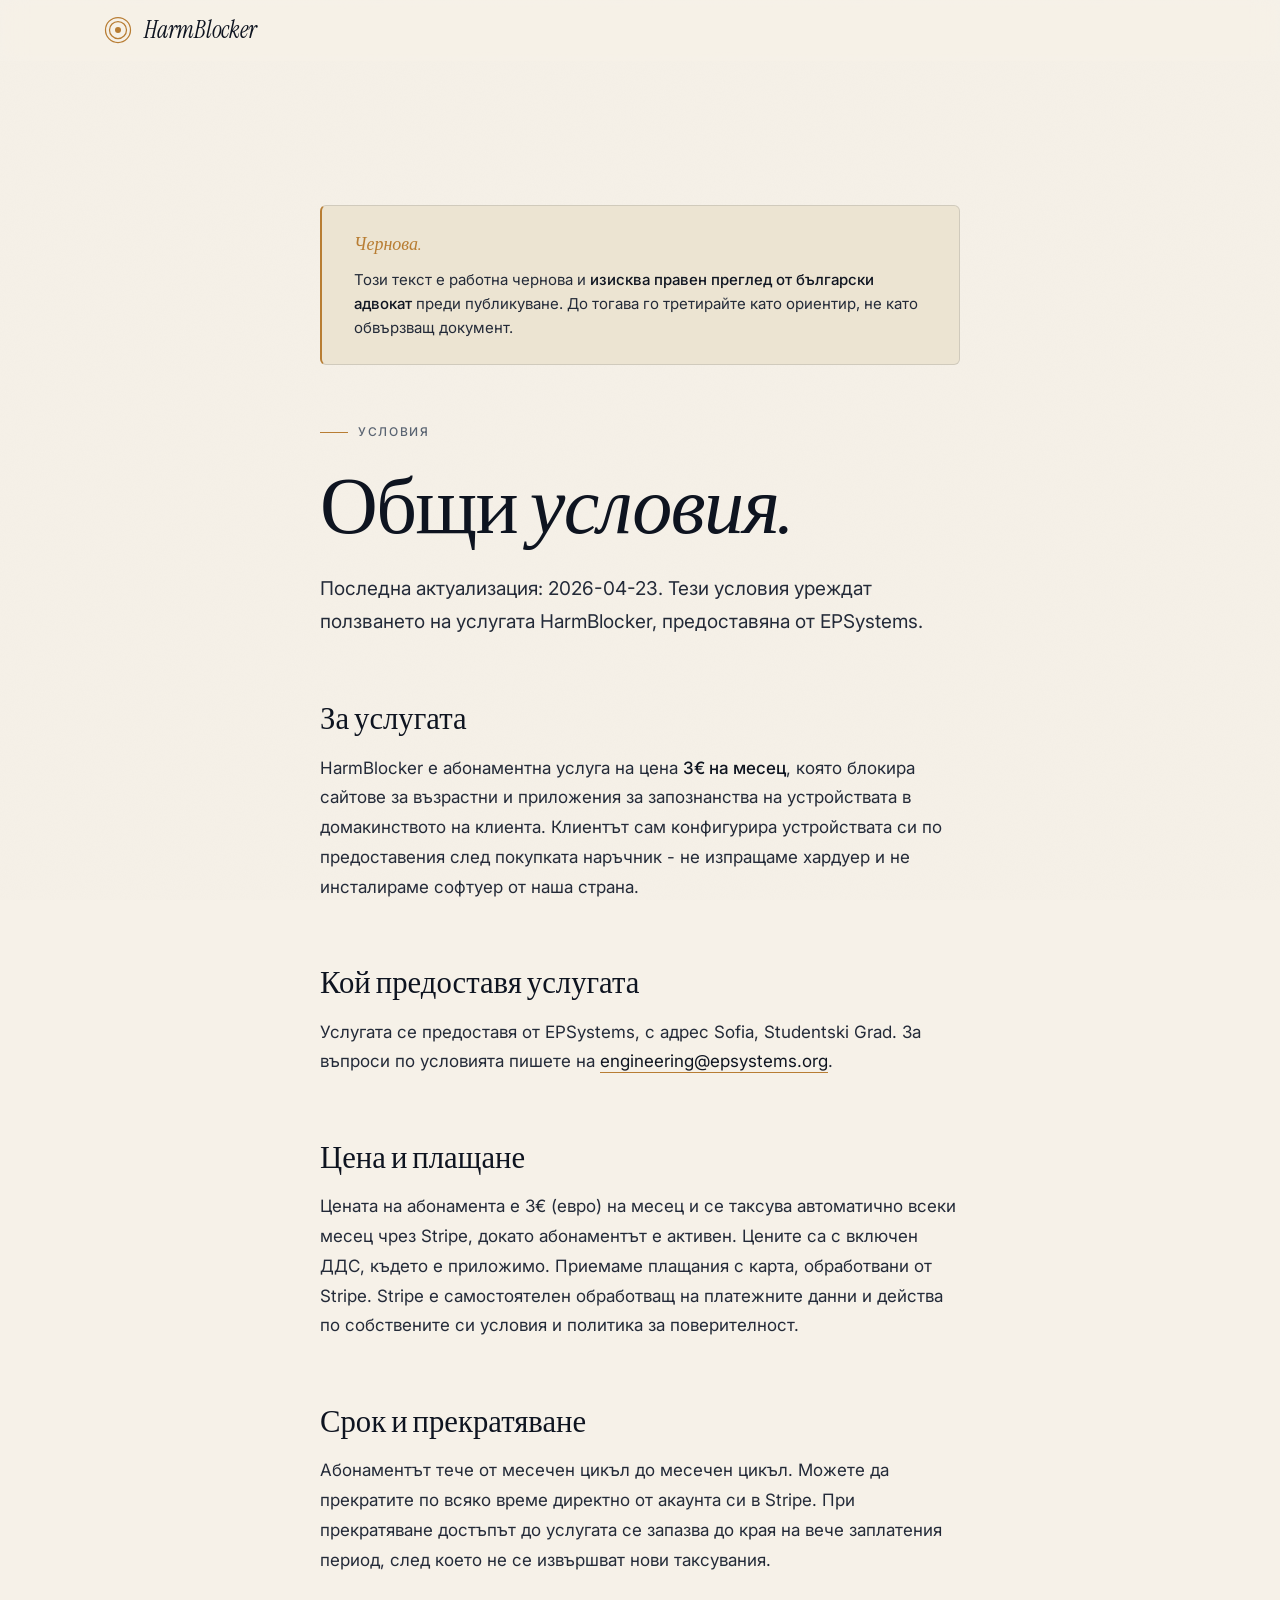
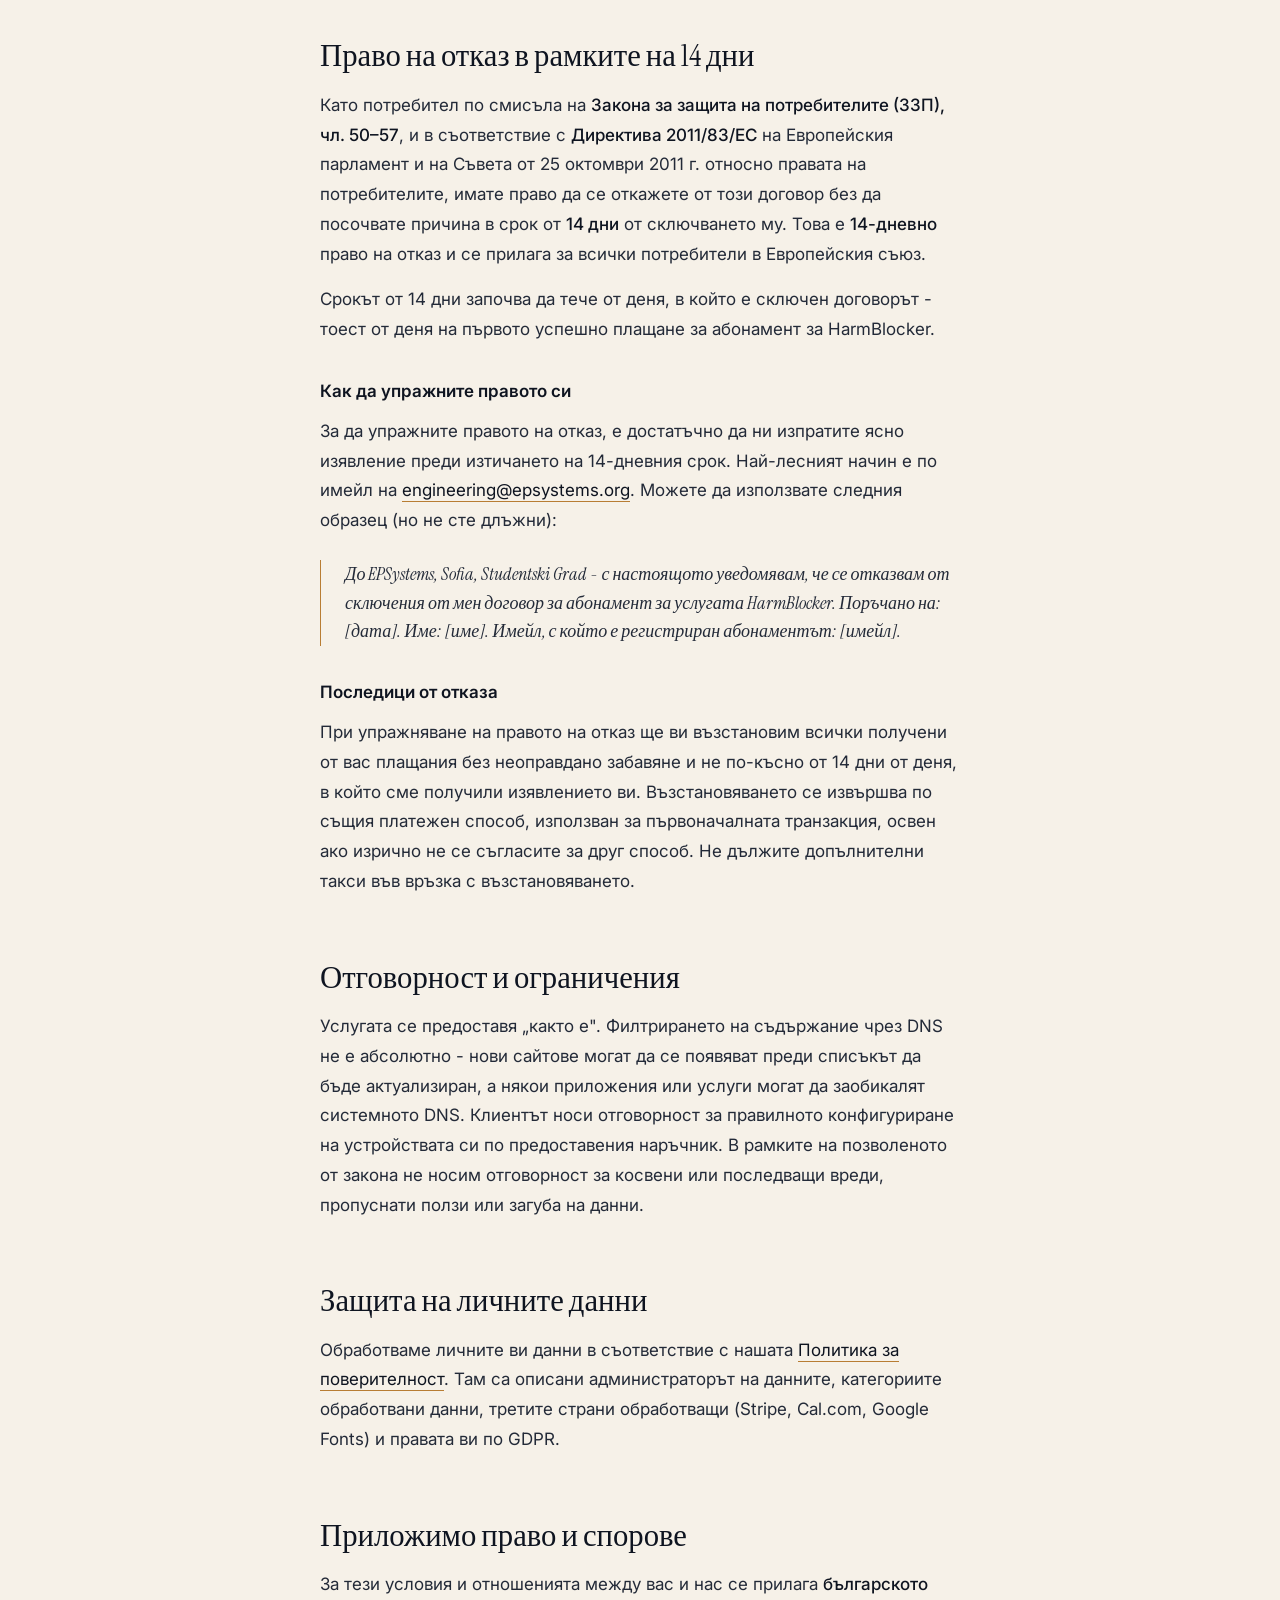
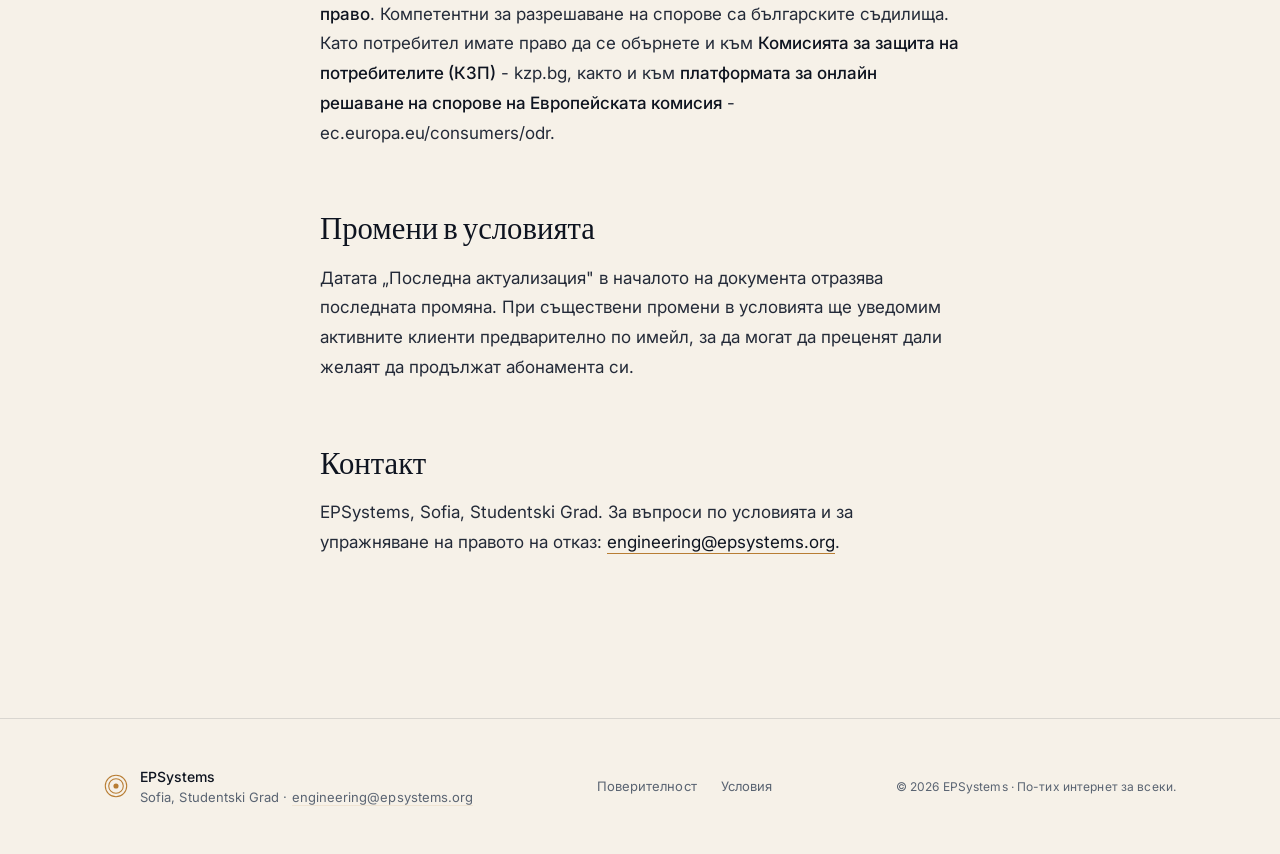
<file: terms.html>
<!doctype html>
<html lang="bg">
  <head>
    <meta charset="UTF-8" />
    <meta name="viewport" content="width=device-width, initial-scale=1.0" />
    <title>Общи условия - HarmBlocker</title>
    <meta
      name="description"
      content="Условията за ползване на услугата HarmBlocker - абонамент 3€/месец, с изрично право на отказ в рамките на 14 дни по ЗЗП и Директива 2011/83/ЕС."
    />
    <meta name="theme-color" content="#f6f1e8" />

    <!-- Canonical + favicon -->
    <link rel="canonical" href="https://harmblocker.bg/terms" />
    <link rel="icon" type="image/svg+xml" href="/favicon.svg" />

    <!-- OpenGraph -->
    <meta property="og:type" content="article" />
    <meta property="og:site_name" content="HarmBlocker" />
    <meta property="og:locale" content="bg_BG" />
    <meta property="og:title" content="Общи условия - HarmBlocker" />
    <meta
      property="og:description"
      content="Условията за ползване на услугата HarmBlocker - 3€/месец, с 14-дневно право на отказ по ЗЗП и Директива 2011/83/ЕС."
    />
    <meta property="og:url" content="https://harmblocker.bg/terms" />
    <meta property="og:image" content="https://harmblocker.bg/og-image.svg" />

    <!-- Twitter -->
    <meta name="twitter:card" content="summary_large_image" />

    <!-- Robots: draft - don't index until lawyer review -->
    <meta name="robots" content="noindex,nofollow" />

    <link rel="preconnect" href="https://fonts.googleapis.com" />
    <link rel="preconnect" href="https://fonts.gstatic.com" crossorigin />
    <link
      href="https://fonts.googleapis.com/css2?family=Inter:wght@400;500;600&family=Instrument+Serif:ital@0;1&display=swap"
      rel="stylesheet"
    />

    <link rel="stylesheet" href="styles.css" />
  </head>
  <body>
    <!-- LAWYER REVIEW REQUIRED BEFORE LAUNCH -->

    <!-- ============ NAV ============ -->
    <header class="nav" id="siteNav">
      <div class="container nav__inner">
        <a href="index.html" class="brand" aria-label="Начало на HarmBlocker">
          <span class="brand__mark" aria-hidden="true">
            <svg
              viewBox="0 0 28 28"
              fill="none"
              stroke="currentColor"
              stroke-width="1.25"
            >
              <circle cx="14" cy="14" r="12.5" />
              <circle cx="14" cy="14" r="8.5" />
              <circle cx="14" cy="14" r="3" fill="currentColor" stroke="none" />
            </svg>
          </span>
          <span class="brand__word">HarmBlocker</span>
        </a>
      </div>
    </header>

    <main>
      <section class="section">
        <div class="container">
          <aside class="legal-banner" role="note">
            <span class="legal-banner__label"
              ><span class="serif-italic">Чернова.</span></span
            >
            <p>
              Този текст е работна чернова и
              <strong>изисква правен преглед от български адвокат</strong> преди
              публикуване. До тогава го третирайте като ориентир, не като
              обвързващ документ.
            </p>
          </aside>

          <article class="legal prose">
            <header class="legal__head">
              <span class="eyebrow">Условия</span>
              <h1 class="h1 legal__title">
                Общи <span class="serif-italic">условия.</span>
              </h1>
              <p class="lead">
                Последна актуализация: 2026-04-23. Тези условия уреждат
                ползването на услугата HarmBlocker, предоставяна от
                EPSystems.
              </p>
            </header>

            <h2>За услугата</h2>
            <p>
              HarmBlocker е абонаментна услуга на цена
              <strong>3€ на месец</strong>, която блокира сайтове за възрастни и
              приложения за запознанства на устройствата в домакинството на
              клиента. Клиентът сам конфигурира устройствата си по предоставения
              след покупката наръчник - не изпращаме хардуер и не инсталираме
              софтуер от наша страна.
            </p>

            <h2>Кой предоставя услугата</h2>
            <p>
              Услугата се предоставя от EPSystems, с адрес
              Sofia, Studentski Grad. За въпроси по условията пишете на
              <a href="mailto:engineering@epsystems.org">engineering@epsystems.org</a>.
            </p>

            <h2>Цена и плащане</h2>
            <p>
              Цената на абонамента е 3€ (евро) на месец и се таксува автоматично
              всеки месец чрез Stripe, докато абонаментът е активен. Цените са с
              включен ДДС, където е приложимо. Приемаме плащания с карта,
              обработвани от Stripe. Stripe е самостоятелен обработващ на
              платежните данни и действа по собствените си условия и политика за
              поверителност.
            </p>

            <h2>Срок и прекратяване</h2>
            <p>
              Абонаментът тече от месечен цикъл до месечен цикъл. Можете да
              прекратите по всяко време директно от акаунта си в Stripe. При
              прекратяване достъпът до услугата се запазва до края на вече
              заплатения период, след което не се извършват нови таксувания.
            </p>

            <h2 id="отказ">Право на отказ в рамките на 14 дни</h2>

            <p>
              Като потребител по смисъла на
              <strong>Закона за защита на потребителите (ЗЗП), чл. 50–57</strong
              >, и в съответствие с <strong>Директива 2011/83/ЕС</strong> на
              Европейския парламент и на Съвета от 25 октомври 2011 г. относно
              правата на потребителите, имате право да се откажете от този
              договор без да посочвате причина в срок от
              <strong>14 дни</strong> от сключването му. Това е
              <strong>14-дневно</strong> право на отказ и се прилага за всички
              потребители в Европейския съюз.
            </p>

            <p>
              Срокът от 14 дни започва да тече от деня, в който е сключен
              договорът - тоест от деня на първото успешно плащане за абонамент
              за HarmBlocker.
            </p>

            <h3>Как да упражните правото си</h3>

            <p>
              За да упражните правото на отказ, е достатъчно да ни изпратите
              ясно изявление преди изтичането на 14-дневния срок. Най-лесният
              начин е по имейл на
              <a href="mailto:engineering@epsystems.org">engineering@epsystems.org</a>. Можете
              да използвате следния образец (но не сте длъжни):
            </p>

            <blockquote>
              До EPSystems, Sofia, Studentski Grad - с настоящото уведомявам,
              че се отказвам от сключения от мен договор за абонамент за
              услугата HarmBlocker. Поръчано на: [дата]. Име: [име]. Имейл, с
              който е регистриран абонаментът: [имейл].
            </blockquote>

            <h3>Последици от отказа</h3>

            <p>
              При упражняване на правото на отказ ще ви възстановим всички
              получени от вас плащания без неоправдано забавяне и не по-късно от
              14 дни от деня, в който сме получили изявлението ви.
              Възстановяването се извършва по същия платежен способ, използван
              за първоначалната транзакция, освен ако изрично не се съгласите за
              друг способ. Не дължите допълнителни такси във връзка с
              възстановяването.
            </p>

            <h2>Отговорност и ограничения</h2>
            <p>
              Услугата се предоставя „както е". Филтрирането на съдържание чрез
              DNS не е абсолютно - нови сайтове могат да се появяват преди
              списъкът да бъде актуализиран, а някои приложения или услуги могат
              да заобикалят системното DNS. Клиентът носи отговорност за
              правилното конфигуриране на устройствата си по предоставения
              наръчник. В рамките на позволеното от закона не носим отговорност
              за косвени или последващи вреди, пропуснати ползи или загуба на
              данни.
            </p>

            <h2>Защита на личните данни</h2>
            <p>
              Обработваме личните ви данни в съответствие с нашата
              <a href="/privacy">Политика за поверителност</a>. Там са описани
              администраторът на данните, категориите обработвани данни, третите
              страни обработващи (Stripe, Cal.com, Google Fonts) и правата ви по
              GDPR.
            </p>

            <h2>Приложимо право и спорове</h2>
            <p>
              За тези условия и отношенията между вас и нас се прилага
              <strong>българското право</strong>. Компетентни за разрешаване на
              спорове са българските съдилища. Като потребител имате право да се
              обърнете и към
              <strong>Комисията за защита на потребителите (КЗП)</strong> -
              kzp.bg, както и към
              <strong
                >платформата за онлайн решаване на спорове на Европейската
                комисия</strong
              >
              - ec.europa.eu/consumers/odr.
            </p>

            <h2>Промени в условията</h2>
            <p>
              Датата „Последна актуализация" в началото на документа отразява
              последната промяна. При съществени промени в условията ще уведомим
              активните клиенти предварително по имейл, за да могат да преценят
              дали желаят да продължат абонамента си.
            </p>

            <h2>Контакт</h2>
            <p>
              EPSystems, Sofia, Studentski Grad. За въпроси по условията и за
              упражняване на правото на отказ:
              <a href="mailto:engineering@epsystems.org">engineering@epsystems.org</a>.
            </p>
          </article>
        </div>
      </section>
    </main>

    <!-- ============ FOOTER ============ -->
    <footer class="footer">
      <div class="container footer__inner">
        <div class="footer__brand">
          <span class="brand__mark" aria-hidden="true">
            <svg
              viewBox="0 0 28 28"
              fill="none"
              stroke="currentColor"
              stroke-width="1.25"
            >
              <circle cx="14" cy="14" r="12.5" />
              <circle cx="14" cy="14" r="8.5" />
              <circle cx="14" cy="14" r="3" fill="currentColor" stroke="none" />
            </svg>
          </span>
          <div class="footer__entity">
            <div class="footer__entity-name">EPSystems</div>
            <div class="footer__entity-meta">
              Sofia, Studentski Grad ·
              <a href="mailto:engineering@epsystems.org">engineering@epsystems.org</a>
            </div>
          </div>
        </div>
        <nav class="footer__links" aria-label="Долен колонтитул">
          <a href="/privacy">Поверителност</a>
          <a href="/terms">Условия</a>
        </nav>
        <div class="footer__copy">
          © <span id="year">2026</span> EPSystems · По-тих интернет за
          всеки.
        </div>
      </div>
    </footer>

    <script src="script.js" defer></script>
  </body>
</html>
</file>
<file: styles.css>
/* ============================================================
   HarmBlocker - Design System: "Quiet Confidence"
   Premium, privacy-forward, editorial. Paper + ink + single amber.
   ============================================================ */

/* ---------- Reset ---------- */
*,
*::before,
*::after {
  box-sizing: border-box;
}

html {
  -webkit-text-size-adjust: 100%;
  scroll-behavior: smooth;
}

body,
h1,
h2,
h3,
h4,
p,
figure,
blockquote,
dl,
dd {
  margin: 0;
}

ul,
ol {
  margin: 0;
  padding: 0;
  list-style: none;
}

img,
picture,
svg {
  display: block;
  max-width: 100%;
}

button {
  font: inherit;
  cursor: pointer;
}

a {
  color: inherit;
}

/* ---------- Design tokens ---------- */
:root {
  /* Paper + ink palette */
  --paper: #f6f1e8;
  --paper-soft: #ece4d2;
  --paper-deep: #e4dcc6;

  --ink: #0e1420;
  --ink-soft: #232a38;
  --ink-muted: #5a6472;
  --ink-faint: #8b94a2;

  --hairline: rgba(14, 20, 32, 0.12);
  --hairline-strong: rgba(14, 20, 32, 0.22);
  --hairline-faint: rgba(14, 20, 32, 0.06);

  /* Single warm accent */
  --amber: #b87d33;
  --amber-deep: #8e5d21;
  --amber-soft: rgba(184, 125, 51, 0.12);
  --amber-faint: rgba(184, 125, 51, 0.06);

  /* Radii - small, editorial, not pill */
  --radius-xs: 4px;
  --radius-sm: 6px;
  --radius-md: 10px;
  --radius-lg: 14px;

  /* Spacing scale (4/8 rhythm) */
  --space-1: 4px;
  --space-2: 8px;
  --space-3: 12px;
  --space-4: 16px;
  --space-5: 24px;
  --space-6: 32px;
  --space-7: 48px;
  --space-8: 64px;
  --space-9: 96px;
  --space-10: 144px;

  /* Typography */
  --font-display:
    "Instrument Serif", "Fraunces", Georgia, "Times New Roman", serif;
  --font-sans:
    "Inter", -apple-system, BlinkMacSystemFont, "Segoe UI", Roboto,
    "Helvetica Neue", Arial, sans-serif;

  --max-w: 1120px;
  --max-w-prose: 640px;
}

/* ---------- Base ---------- */
html,
body {
  background: var(--paper);
}

body {
  font-family: var(--font-sans);
  font-size: 1.0625rem;
  line-height: 1.65;
  color: var(--ink);
  -webkit-font-smoothing: antialiased;
  -moz-osx-font-smoothing: grayscale;
  text-rendering: optimizeLegibility;
  position: relative;
  min-height: 100vh;
}

/* Subtle paper grain - SVG noise, very low opacity, non-interactive */
body::before {
  content: "";
  position: fixed;
  inset: 0;
  pointer-events: none;
  z-index: 0;
  opacity: 0.35;
  mix-blend-mode: multiply;
  background-image: url("data:image/svg+xml;utf8,<svg xmlns='http://www.w3.org/2000/svg' width='240' height='240'><filter id='n'><feTurbulence type='fractalNoise' baseFrequency='0.9' numOctaves='2' stitchTiles='stitch'/><feColorMatrix values='0 0 0 0 0.055  0 0 0 0 0.078  0 0 0 0 0.125  0 0 0 0.04 0'/></filter><rect width='100%' height='100%' filter='url(%23n)'/></svg>");
}

main,
header,
footer {
  position: relative;
  z-index: 1;
}

::selection {
  background: var(--ink);
  color: var(--paper);
}

/* ---------- Layout ---------- */
.container {
  width: 100%;
  max-width: var(--max-w);
  margin-inline: auto;
  padding-inline: var(--space-5);
}

.section {
  padding-block: clamp(var(--space-9), 12vw, var(--space-10));
}

.section--tight {
  padding-block: clamp(var(--space-8), 10vw, var(--space-9));
}

.section--surface {
  background: var(--paper-soft);
  border-block: 1px solid var(--hairline);
}

.section-head {
  max-width: var(--max-w-prose);
  margin-inline: auto;
  margin-bottom: var(--space-8);
  text-align: center;
}

.section-head .h2 {
  margin-bottom: var(--space-4);
}

/* ---------- Typography ---------- */
.eyebrow {
  display: inline-flex;
  align-items: center;
  gap: 10px;
  padding: 0;
  color: var(--ink-muted);
  font-family: var(--font-sans);
  font-size: 0.75rem;
  font-weight: 500;
  letter-spacing: 0.14em;
  text-transform: uppercase;
  position: relative;
}

.eyebrow::before {
  content: "";
  display: inline-block;
  width: 28px;
  height: 1px;
  background: var(--amber);
  flex-shrink: 0;
}

.eyebrow--centered {
  justify-content: center;
}

.h1 {
  font-family: var(--font-display);
  font-size: clamp(2.6rem, 6.4vw, 5rem);
  line-height: 1.02;
  font-weight: 400;
  letter-spacing: -0.018em;
  color: var(--ink);
}

.h2 {
  font-family: var(--font-display);
  font-size: clamp(2rem, 4.4vw, 3.25rem);
  line-height: 1.08;
  font-weight: 400;
  letter-spacing: -0.015em;
  color: var(--ink);
}

.h3 {
  font-family: var(--font-sans);
  font-size: 1.0625rem;
  line-height: 1.4;
  font-weight: 600;
  letter-spacing: -0.005em;
  color: var(--ink);
}

.lead {
  font-family: var(--font-sans);
  font-size: clamp(1.0625rem, 1.6vw, 1.1875rem);
  line-height: 1.6;
  color: var(--ink-muted);
  font-weight: 400;
}

.muted {
  color: var(--ink-muted);
}

.serif-italic {
  font-family: var(--font-display);
  font-style: italic;
  font-weight: 400;
}

/* ---------- Buttons ---------- */
.btn {
  display: inline-flex;
  align-items: center;
  justify-content: center;
  gap: var(--space-3);
  padding: 14px 24px;
  border-radius: var(--radius-sm);
  font-family: var(--font-sans);
  font-weight: 500;
  font-size: 0.9375rem;
  letter-spacing: 0.005em;
  text-decoration: none;
  border: 1px solid transparent;
  transition:
    background 0.22s ease,
    color 0.22s ease,
    border-color 0.22s ease,
    transform 0.18s ease;
  will-change: transform;
}

.btn:focus-visible {
  outline: 2px solid var(--amber);
  outline-offset: 3px;
}

.btn--primary {
  background: var(--ink);
  color: var(--paper);
  border-color: var(--ink);
}

.btn--primary:hover {
  background: var(--ink-soft);
  border-color: var(--ink-soft);
  transform: translateY(-1px);
}

.btn--primary .btn__arrow {
  color: var(--amber);
  transition: transform 0.22s ease;
}

.btn--primary:hover .btn__arrow {
  transform: translateX(2px);
}

.btn--ghost {
  background: transparent;
  color: var(--ink);
  border-color: var(--hairline-strong);
}

.btn--ghost:hover {
  border-color: var(--ink);
}

.btn--large {
  padding: 18px 30px;
  font-size: 1rem;
}

/* ---------- Nav ---------- */
.nav {
  position: sticky;
  top: 0;
  z-index: 20;
  background: rgba(246, 241, 232, 0.82);
  backdrop-filter: saturate(140%) blur(12px);
  -webkit-backdrop-filter: saturate(140%) blur(12px);
  border-bottom: 1px solid transparent;
  transition:
    border-color 0.3s ease,
    background 0.3s ease;
}

.nav.is-scrolled {
  border-bottom-color: var(--hairline);
}

.nav__inner {
  display: flex;
  align-items: center;
  justify-content: space-between;
  padding-block: var(--space-4);
  gap: var(--space-4);
}

.brand {
  display: inline-flex;
  align-items: center;
  gap: var(--space-3);
  color: var(--ink);
  text-decoration: none;
}

.brand__mark {
  display: inline-flex;
  align-items: center;
  justify-content: center;
  width: 28px;
  height: 28px;
  color: var(--amber);
  flex-shrink: 0;
}

.brand__mark svg {
  width: 28px;
  height: 28px;
}

.brand__word {
  font-family: var(--font-display);
  font-style: italic;
  font-size: 1.5rem;
  line-height: 1;
  letter-spacing: -0.01em;
  color: var(--ink);
  white-space: nowrap;
}

.nav__cta {
  display: none;
  padding: 10px 18px;
  font-size: 0.875rem;
}

@media (min-width: 720px) {
  .nav__cta {
    display: inline-flex;
  }
}

/* ---------- Hero ---------- */
.hero {
  padding-block: clamp(var(--space-9), 12vw, var(--space-10));
  position: relative;
  overflow: hidden;
}

/* A single hairline beneath the hero to anchor the editorial feel */
.hero::after {
  content: "";
  position: absolute;
  bottom: 0;
  left: var(--space-5);
  right: var(--space-5);
  height: 1px;
  background: var(--hairline);
}

.hero__grid {
  display: grid;
  gap: var(--space-8);
  align-items: center;
}

@media (min-width: 960px) {
  .hero__grid {
    grid-template-columns: 1.25fr 1fr;
    gap: var(--space-9);
  }
}

.hero__eyebrow {
  margin-bottom: var(--space-5);
}

.hero__headline {
  margin-bottom: var(--space-5);
  max-width: 14ch;
}

.hero__sub {
  max-width: 52ch;
  margin-bottom: var(--space-7);
  font-size: clamp(1.125rem, 1.6vw, 1.3125rem);
  line-height: 1.55;
  color: var(--ink-soft);
}

.hero__cta {
  display: flex;
  flex-wrap: wrap;
  align-items: center;
  gap: var(--space-4);
  margin-bottom: var(--space-6);
}

.hero__trust {
  display: inline-flex;
  align-items: center;
  gap: var(--space-3);
  color: var(--ink-muted);
  font-size: 0.875rem;
  letter-spacing: 0.01em;
}

.hero__trust::before {
  content: "";
  display: inline-block;
  width: 6px;
  height: 6px;
  border-radius: 50%;
  background: var(--amber);
  flex-shrink: 0;
}

/* Hero signet - the restrained custom motif */
.hero__art {
  display: flex;
  justify-content: center;
  align-items: center;
  position: relative;
}

.hero__art svg {
  width: 100%;
  max-width: 420px;
  height: auto;
  color: var(--amber);
}

/* ---------- How it works ---------- */
.steps {
  display: grid;
  gap: 0;
  border-top: 1px solid var(--hairline);
}

@media (min-width: 860px) {
  .steps {
    grid-template-columns: repeat(3, 1fr);
    border-top: none;
  }
}

.step {
  position: relative;
  padding: var(--space-7) var(--space-5) var(--space-7) 0;
  border-bottom: 1px solid var(--hairline);
}

@media (min-width: 860px) {
  .step {
    padding: var(--space-4) var(--space-6) 0 var(--space-6);
    border-bottom: none;
    border-top: 1px solid var(--hairline);
  }

  .step:first-child {
    padding-left: 0;
  }

  .step:last-child {
    padding-right: 0;
  }
}

.step__num {
  display: block;
  font-family: var(--font-display);
  font-style: italic;
  font-size: 2.5rem;
  line-height: 1;
  color: var(--amber);
  margin-bottom: var(--space-5);
  letter-spacing: 0;
}

.step h3 {
  margin-bottom: var(--space-2);
  font-size: 1.1875rem;
  font-weight: 500;
  letter-spacing: -0.005em;
}

.step p {
  color: var(--ink-muted);
  font-size: 0.9375rem;
  line-height: 1.6;
  max-width: 32ch;
}

/* ---------- Benefits - editorial list, not card grid ---------- */
.benefits {
  display: grid;
  gap: 0;
  border-top: 1px solid var(--hairline);
}

@media (min-width: 720px) {
  .benefits {
    grid-template-columns: repeat(2, 1fr);
    column-gap: var(--space-8);
  }
}

.benefit {
  padding: var(--space-6) 0;
  border-bottom: 1px solid var(--hairline);
  display: grid;
  grid-template-columns: auto 1fr;
  column-gap: var(--space-4);
  align-items: start;
}

.benefit__icon {
  width: 22px;
  height: 22px;
  color: var(--amber);
  margin-top: 3px;
  flex-shrink: 0;
}

.benefit__icon svg {
  width: 22px;
  height: 22px;
}

.benefit__body h3 {
  margin-bottom: var(--space-2);
  font-size: 1.0625rem;
  font-weight: 600;
}

.benefit__body p {
  color: var(--ink-muted);
  font-size: 0.9375rem;
  line-height: 1.6;
  max-width: 44ch;
}

/* Remove double bottom-border between the last row on desktop */
@media (min-width: 720px) {
  .benefit:nth-last-child(-n + 2) {
    border-bottom: 1px solid var(--hairline);
  }
}

/* ---------- Emotional ---------- */
.emotional {
  text-align: center;
}

.emotional__inner {
  max-width: 720px;
  margin-inline: auto;
}

.emotional__mark {
  display: block;
  width: 56px;
  height: 56px;
  margin: 0 auto var(--space-6);
  color: var(--amber);
}

.emotional .h2 {
  margin-bottom: var(--space-5);
  font-size: clamp(2.25rem, 4.8vw, 3.5rem);
  line-height: 1.1;
}

.emotional p {
  font-size: clamp(1.0625rem, 1.5vw, 1.1875rem);
  line-height: 1.7;
  color: var(--ink-soft);
  max-width: 52ch;
  margin-inline: auto;
}

/* ---------- Pricing ---------- */
.price-wrap {
  display: flex;
  justify-content: center;
}

.price-card {
  width: 100%;
  max-width: 460px;
  background: var(--paper);
  border: 1px solid var(--hairline-strong);
  border-radius: var(--radius-lg);
  padding: var(--space-8) var(--space-7);
  text-align: left;
  position: relative;
}

.price-card__label {
  display: inline-flex;
  align-items: center;
  gap: 10px;
  color: var(--ink-muted);
  font-size: 0.75rem;
  font-weight: 500;
  letter-spacing: 0.14em;
  text-transform: uppercase;
  margin-bottom: var(--space-6);
}

.price-card__label::before {
  content: "";
  display: inline-block;
  width: 20px;
  height: 1px;
  background: var(--amber);
}

.price-card__price {
  display: flex;
  align-items: baseline;
  gap: var(--space-2);
  margin-bottom: var(--space-7);
}

.price-card__amount {
  font-family: var(--font-display);
  font-size: clamp(3.5rem, 7vw, 4.75rem);
  font-weight: 400;
  letter-spacing: -0.025em;
  color: var(--ink);
  line-height: 1;
}

.price-card__period {
  color: var(--ink-muted);
  font-size: 1rem;
  font-weight: 400;
  font-family: var(--font-sans);
}

.price-card__divider {
  height: 1px;
  background: var(--hairline);
  margin-block: var(--space-6);
}

.price-card__features {
  margin-bottom: var(--space-7);
  display: grid;
  gap: var(--space-4);
}

.price-card__features li {
  display: flex;
  align-items: flex-start;
  gap: var(--space-3);
  color: var(--ink);
  font-size: 0.9375rem;
  line-height: 1.5;
}

.price-card__features svg {
  width: 16px;
  height: 16px;
  color: var(--amber);
  flex-shrink: 0;
  margin-top: 4px;
}

.price-card .btn {
  width: 100%;
}

.price-card__small {
  margin-top: var(--space-5);
  font-size: 0.8125rem;
  color: var(--ink-muted);
  text-align: center;
  letter-spacing: 0.005em;
}

.price-note {
  margin-top: var(--space-4);
  font-size: 0.8125rem;
  color: var(--ink-muted);
  text-align: center;
  letter-spacing: 0.005em;
}

.price-note a {
  color: var(--ink-muted);
  text-decoration: none;
  border-bottom: 1px solid var(--amber-soft);
  transition:
    color 0.2s ease,
    border-color 0.2s ease;
}

.price-note a:hover {
  color: var(--ink);
  border-bottom-color: var(--amber);
}

/* ---------- Footer ---------- */
.footer {
  border-top: 1px solid var(--hairline);
  padding-block: var(--space-7);
  background: var(--paper);
}

.footer__inner {
  display: flex;
  flex-direction: column;
  gap: var(--space-4);
  align-items: center;
  justify-content: space-between;
  text-align: center;
  color: var(--ink-muted);
  font-size: 0.8125rem;
  letter-spacing: 0.005em;
}

.footer__links {
  display: flex;
  gap: var(--space-5);
}

.footer__links a {
  color: var(--ink-muted);
  text-decoration: none;
  transition: color 0.2s ease;
  position: relative;
}

.footer__links a:hover {
  color: var(--ink);
}

@media (min-width: 640px) {
  .footer__inner {
    flex-direction: row;
    text-align: left;
  }
}

/* ---------- Success page ---------- */
.success-hero {
  text-align: center;
  padding-block: clamp(var(--space-9), 12vw, var(--space-10));
  position: relative;
  border-bottom: 1px solid var(--hairline);
}

.success-seal {
  display: inline-block;
  width: 96px;
  height: 96px;
  color: var(--amber);
  margin-bottom: var(--space-6);
}

.success-hero .h1 {
  margin-bottom: var(--space-4);
  max-width: 18ch;
  margin-inline: auto;
}

.success-hero p {
  max-width: 52ch;
  margin-inline: auto;
  font-size: clamp(1.0625rem, 1.5vw, 1.1875rem);
  color: var(--ink-soft);
  line-height: 1.65;
}

.setup-steps {
  display: grid;
  gap: 0;
  border-top: 1px solid var(--hairline);
}

@media (min-width: 860px) {
  .setup-steps {
    grid-template-columns: repeat(3, 1fr);
    border-top: none;
  }
}

.setup-step {
  padding: var(--space-7) 0;
  border-bottom: 1px solid var(--hairline);
}

@media (min-width: 860px) {
  .setup-step {
    padding: var(--space-4) var(--space-6) 0 var(--space-6);
    border-bottom: none;
    border-top: 1px solid var(--hairline);
  }
  .setup-step:first-child {
    padding-left: 0;
  }
  .setup-step:last-child {
    padding-right: 0;
  }
}

.setup-step__badge {
  display: block;
  font-family: var(--font-display);
  font-style: italic;
  font-size: 2.25rem;
  line-height: 1;
  color: var(--amber);
  margin-bottom: var(--space-4);
}

.setup-step h3 {
  margin-bottom: var(--space-2);
  font-size: 1.125rem;
  font-weight: 500;
}

.setup-step p {
  color: var(--ink-muted);
  font-size: 0.9375rem;
  line-height: 1.6;
  max-width: 36ch;
}

.devices {
  display: grid;
  gap: var(--space-5);
}

@media (min-width: 860px) {
  .devices {
    grid-template-columns: repeat(3, 1fr);
  }
}

.device {
  padding: var(--space-6);
  background: var(--paper);
  border: 1px solid var(--hairline);
  border-radius: var(--radius-md);
  transition: border-color 0.22s ease;
}

.device:hover {
  border-color: var(--hairline-strong);
}

.device__icon {
  display: inline-flex;
  align-items: center;
  justify-content: center;
  width: 36px;
  height: 36px;
  color: var(--amber);
  margin-bottom: var(--space-5);
}

.device__icon svg {
  width: 24px;
  height: 24px;
}

.device h3 {
  margin-bottom: var(--space-4);
  font-size: 1.0625rem;
  font-weight: 600;
}

.device ol {
  list-style: none;
  counter-reset: stepcount;
  display: grid;
  gap: var(--space-3);
}

.device ol li {
  counter-increment: stepcount;
  position: relative;
  padding-left: 28px;
  color: var(--ink-soft);
  font-size: 0.9375rem;
  line-height: 1.55;
}

.device ol li::before {
  content: counter(stepcount);
  position: absolute;
  left: 0;
  top: 1px;
  font-family: var(--font-display);
  font-style: italic;
  color: var(--amber);
  font-size: 1.0625rem;
  line-height: 1.4;
}

.help-card {
  margin-top: var(--space-8);
  padding: var(--space-7) var(--space-6);
  background: var(--paper);
  border: 1px solid var(--hairline);
  border-radius: var(--radius-md);
  text-align: center;
}

.help-card h3 {
  margin-bottom: var(--space-3);
  font-family: var(--font-display);
  font-size: 1.625rem;
  font-weight: 400;
  letter-spacing: -0.01em;
}

.help-card p {
  color: var(--ink-muted);
  margin-bottom: var(--space-4);
  max-width: 44ch;
  margin-inline: auto;
}

.help-card a {
  color: var(--ink);
  font-weight: 500;
  text-decoration: none;
  border-bottom: 1px solid var(--amber);
  padding-bottom: 2px;
  transition: color 0.2s ease;
}

.help-card a:hover {
  color: var(--amber-deep);
}

.return-home {
  text-align: center;
  margin-top: var(--space-6);
}

.return-home a {
  color: var(--ink-muted);
  text-decoration: none;
  font-size: 0.875rem;
  display: inline-flex;
  align-items: center;
  gap: var(--space-2);
  transition: color 0.2s ease;
}

.return-home a:hover {
  color: var(--ink);
}

/* Cal.com booking frame - hairline panel, paper-soft surface while widget loads */
.calcom-frame {
  width: 100%;
  max-width: 760px;
  margin: var(--space-7) auto 0;
  min-height: 640px;
  background: var(--paper-soft);
  border: 1px solid var(--hairline);
  border-radius: var(--radius-md);
  overflow: hidden;
}

.calcom-frame iframe {
  width: 100%;
  height: 100%;
  min-height: 640px;
  border: 0;
  display: block;
}

/* ---------- Reveal animations ---------- */
.reveal {
  opacity: 0;
  transform: translateY(12px);
  transition:
    opacity 0.7s ease,
    transform 0.7s ease;
}

.reveal.is-visible {
  opacity: 1;
  transform: translateY(0);
}

@media (prefers-reduced-motion: reduce) {
  *,
  *::before,
  *::after {
    animation-duration: 0.01ms !important;
    animation-iteration-count: 1 !important;
    transition-duration: 0.01ms !important;
    scroll-behavior: auto !important;
  }
  .reveal {
    opacity: 1;
    transform: none;
  }
}

/* ---------- Focus-visible polish for links ---------- */
a:focus-visible {
  outline: 2px solid var(--amber);
  outline-offset: 3px;
  border-radius: 2px;
}

/* ---------- Legal pages ---------- */
.legal-banner {
  background: var(--paper-soft);
  border: 1px solid var(--hairline);
  border-left: 2px solid var(--amber);
  padding: var(--space-5) var(--space-6);
  border-radius: var(--radius-sm);
  max-width: var(--max-w-prose);
  margin: 0 auto var(--space-7);
}

.legal-banner__label {
  display: block;
  font-family: var(--font-display);
  font-style: italic;
  color: var(--amber);
  font-size: 1.125rem;
  letter-spacing: 0;
}

.legal-banner p {
  font-size: 0.9375rem;
  color: var(--ink-soft);
  margin-top: var(--space-2);
  line-height: 1.6;
}

.legal-banner strong {
  font-weight: 500;
  color: var(--ink);
}

.legal {
  max-width: var(--max-w-prose);
  margin-inline: auto;
}

.legal__head {
  margin-bottom: var(--space-8);
}

.legal__head .eyebrow {
  margin-bottom: var(--space-5);
}

.legal__title {
  margin-bottom: var(--space-5);
  max-width: 16ch;
}

.prose h2 {
  font-family: var(--font-display);
  font-size: clamp(1.5rem, 2.4vw, 2rem);
  line-height: 1.15;
  font-weight: 400;
  margin-top: var(--space-8);
  margin-bottom: var(--space-4);
  color: var(--ink);
}

.prose h3 {
  font-family: var(--font-sans);
  font-size: 1.0625rem;
  font-weight: 600;
  margin-top: var(--space-6);
  margin-bottom: var(--space-3);
  color: var(--ink);
}

.prose p {
  color: var(--ink-soft);
  line-height: 1.75;
  margin-bottom: var(--space-4);
}

.prose ul {
  display: grid;
  gap: var(--space-3);
  margin-bottom: var(--space-5);
  padding-left: var(--space-5);
}

.prose ul li {
  color: var(--ink-soft);
  line-height: 1.7;
  list-style: disc;
}

.prose ul li::marker {
  color: var(--amber);
}

.prose a {
  color: var(--ink);
  border-bottom: 1px solid var(--amber);
  text-decoration: none;
  padding-bottom: 1px;
  transition: color 0.2s ease;
}

.prose a:hover {
  color: var(--amber-deep);
}

.prose strong {
  font-weight: 500;
  color: var(--ink);
}

.prose hr {
  border: 0;
  border-top: 1px solid var(--hairline);
  margin-block: var(--space-7);
}

.prose blockquote {
  border-left: 1px solid var(--amber);
  padding-left: var(--space-5);
  color: var(--ink-soft);
  font-family: var(--font-display);
  font-style: italic;
  font-size: 1.125rem;
  line-height: 1.6;
  margin: var(--space-5) 0;
}

.prose code {
  font-family: ui-monospace, "SFMono-Regular", Menlo, monospace;
  font-size: 0.875em;
  color: var(--ink);
  background: var(--amber-soft);
  padding: 1px 6px;
  border-radius: var(--radius-xs);
}

/* ---------- Footer (consolidated legal surface) ---------- */
.footer__brand {
  display: inline-flex;
  align-items: center;
  gap: var(--space-3);
}

.footer__brand .brand__mark {
  width: 24px;
  height: 24px;
  flex-shrink: 0;
}

.footer__brand .brand__mark svg {
  width: 24px;
  height: 24px;
}

.footer__entity {
  display: grid;
  gap: 2px;
  line-height: 1.4;
  text-align: left;
}

.footer__entity-name {
  color: var(--ink);
  font-weight: 500;
  font-size: 0.875rem;
  letter-spacing: -0.003em;
}

.footer__entity-meta {
  color: var(--ink-muted);
  font-size: 0.8125rem;
}

.footer__entity-meta a {
  color: var(--ink-muted);
  text-decoration: none;
  border-bottom: 1px solid var(--amber-soft);
  transition:
    color 0.2s ease,
    border-color 0.2s ease;
}

.footer__entity-meta a:hover {
  color: var(--ink);
  border-bottom-color: var(--amber);
}

.footer__copy {
  color: var(--ink-muted);
  font-size: 0.75rem;
  letter-spacing: 0.01em;
}

@media (min-width: 640px) {
  .footer__inner {
    flex-wrap: wrap;
    row-gap: var(--space-4);
  }
}
</file>
